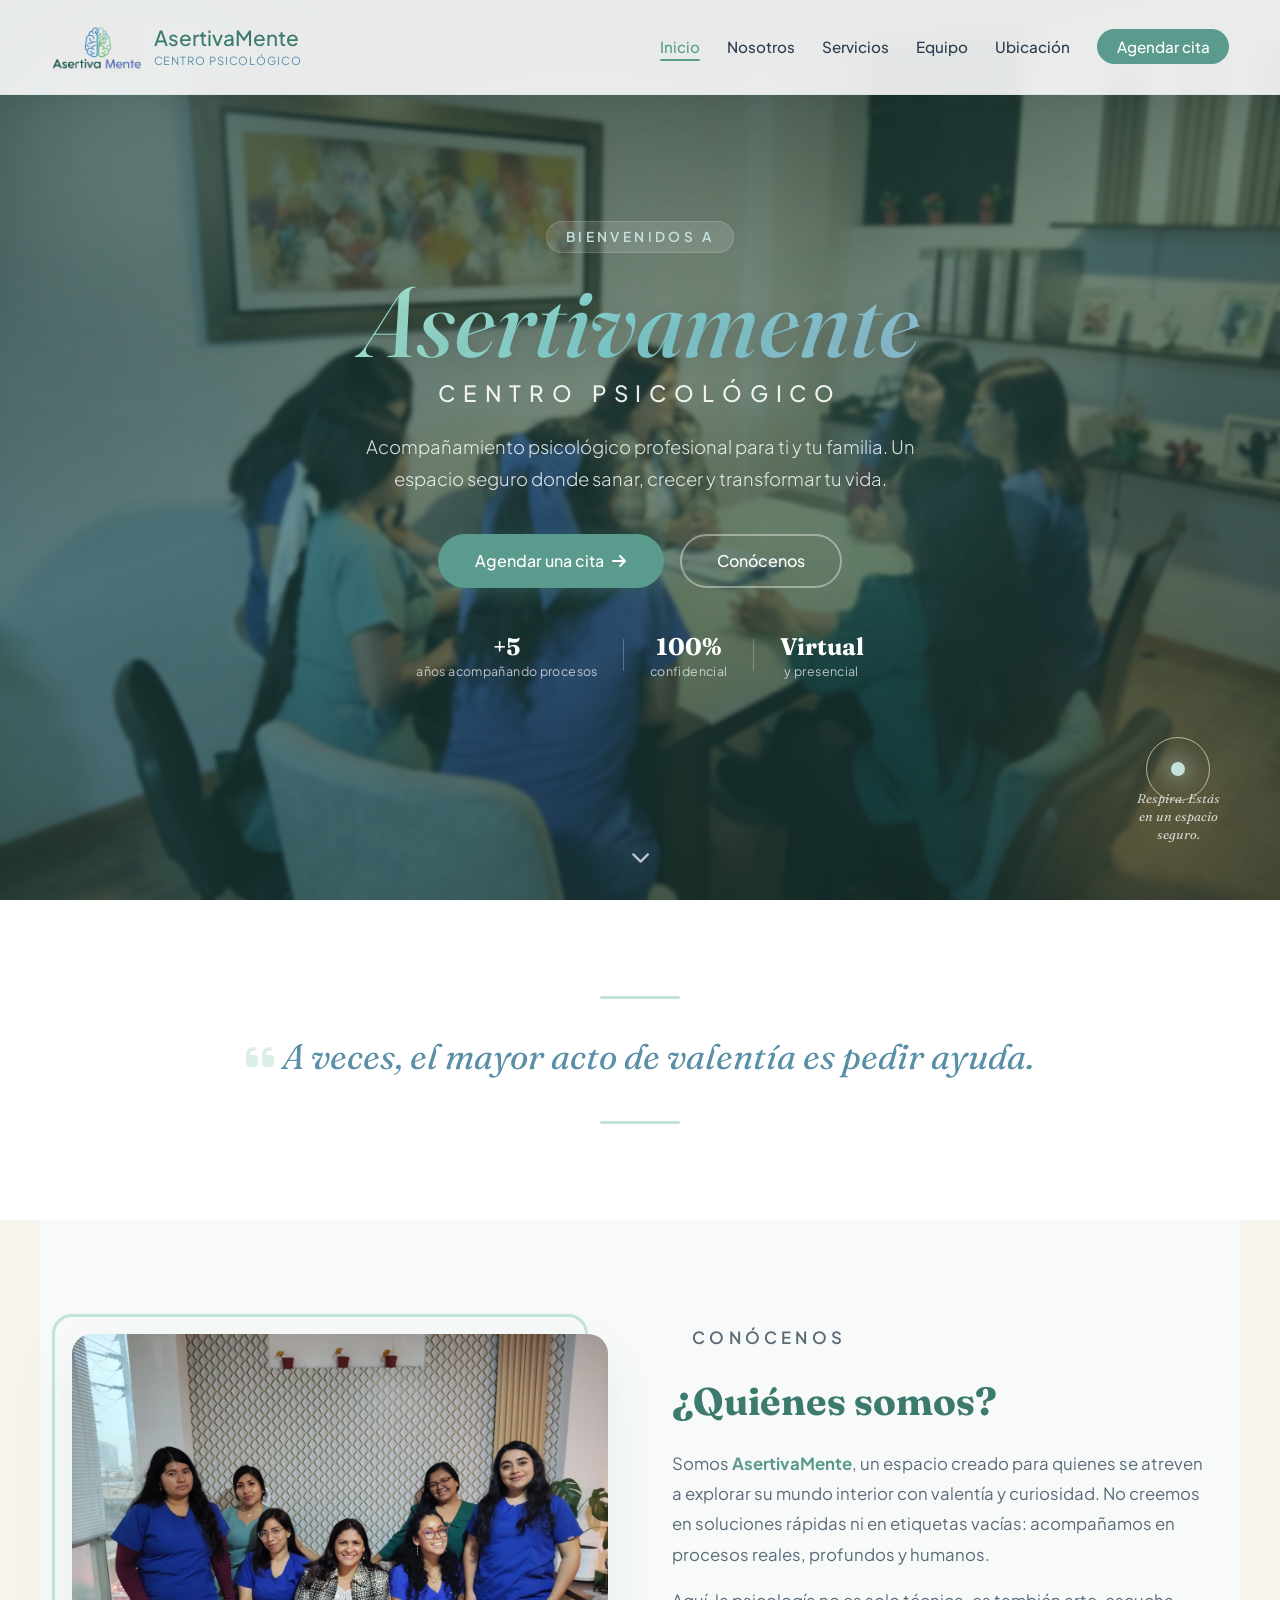
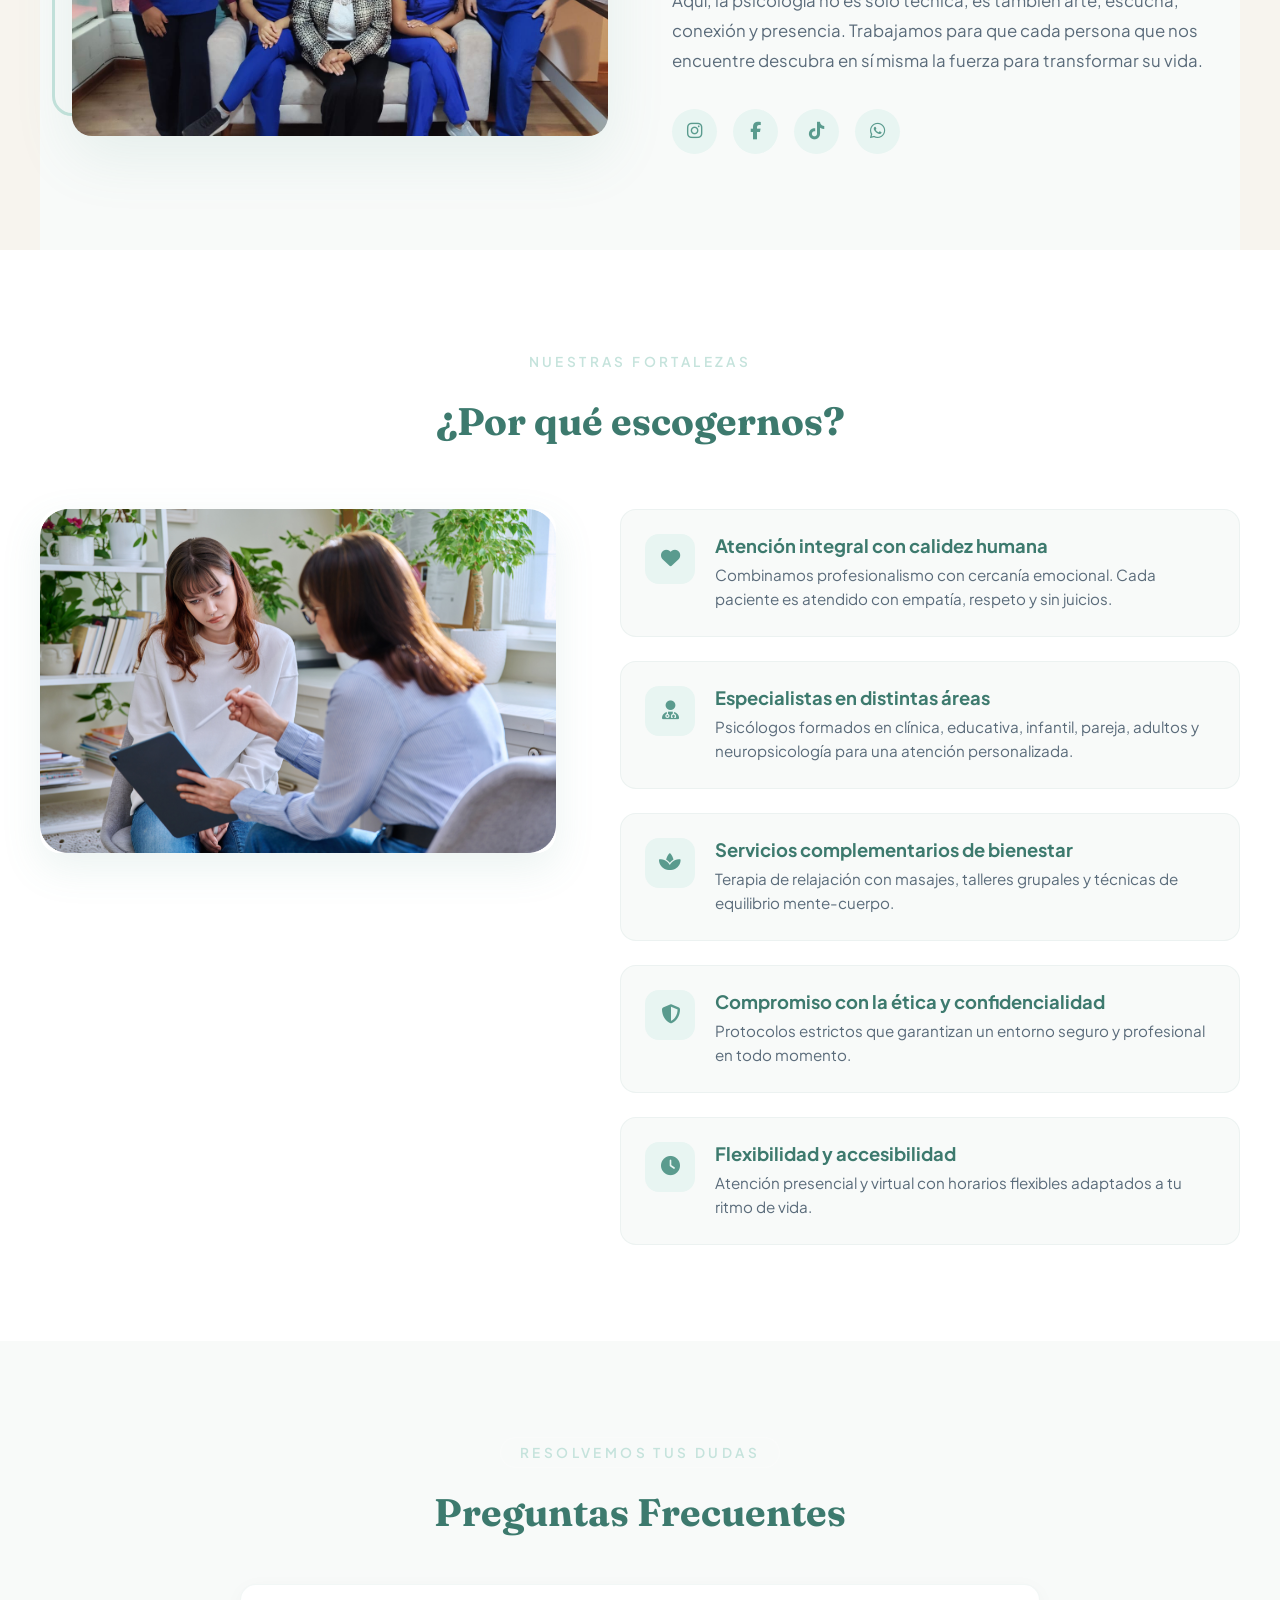
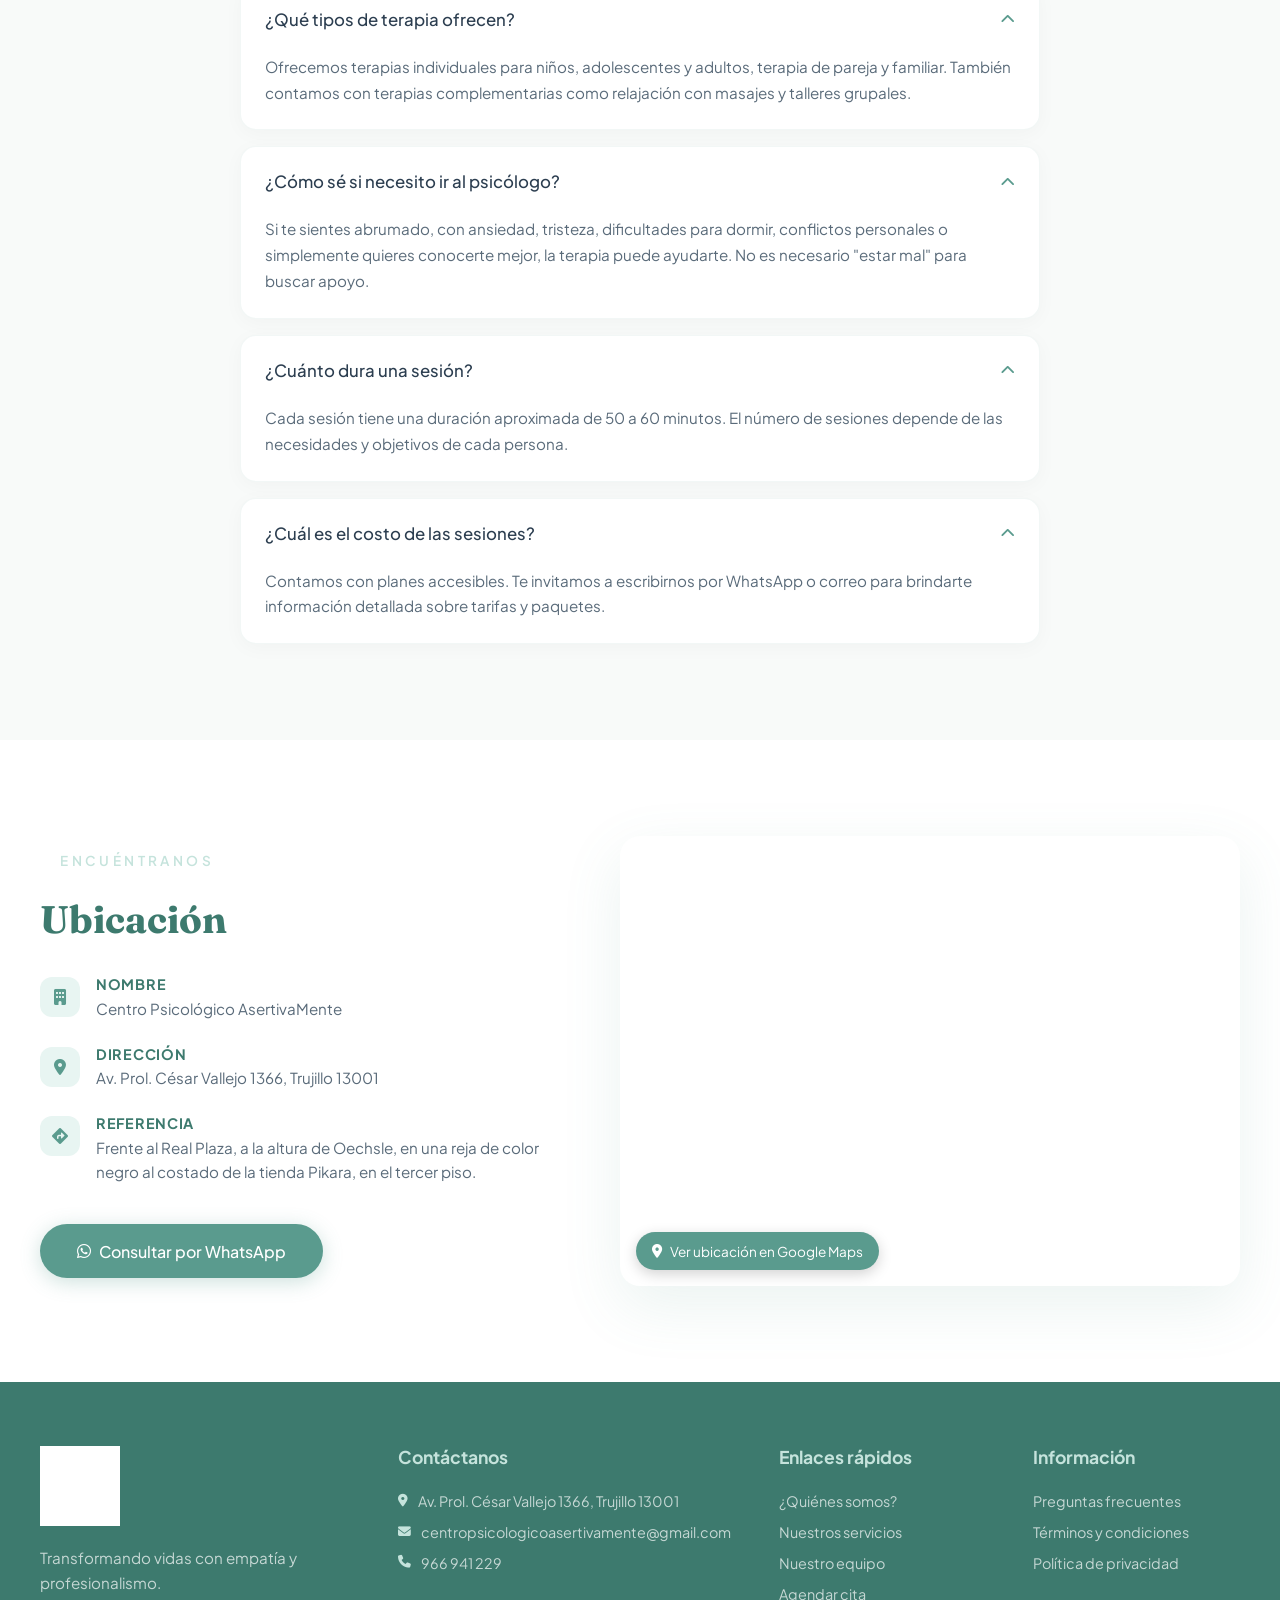
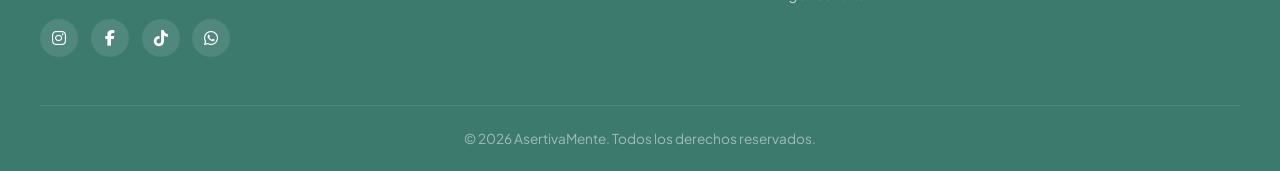
<file: index.html>
<!DOCTYPE html>
<html lang="es">
<head>
  <meta charset="UTF-8">
  <meta name="viewport" content="width=device-width, initial-scale=1.0">
  <title>AsertivaMente | Centro Psicológico en Trujillo</title>
  <link rel="preconnect" href="https://fonts.googleapis.com">
  <link rel="preconnect" href="https://fonts.gstatic.com" crossorigin>
  <link href="https://fonts.googleapis.com/css2?family=Fraunces:ital,opsz,wght@0,9..144,400;0,9..144,500;0,9..144,600;1,9..144,500&family=Plus+Jakarta+Sans:wght@400;500;600;700&display=swap" rel="stylesheet">
  <link rel="stylesheet" href="css/styles.css">
  <link rel="stylesheet" href="https://cdnjs.cloudflare.com/ajax/libs/font-awesome/6.4.0/css/all.min.css">
</head>
<body>

  <header class="header home-header" id="header">
    <a class="brand" href="index.html" aria-label="AsertivaMente, inicio">
      <img src="img/logocentro.png" alt="Logo AsertivaMente Centro Psicológico">
      <span class="brand-copy"><strong>AsertivaMente</strong><small>Centro Psicológico</small></span>
    </a>
    <button class="menu-toggle" id="menuToggle" aria-label="Abrir menú">
      <i class="fas fa-bars"></i>
    </button>
    <nav class="nav" id="mainNav" aria-label="Navegación principal">
      <a href="index.html" class="active">Inicio</a>
      <a href="nosotros.html">Nosotros</a>
      <a href="servicios.html">Servicios</a>
      <a href="equipo.html">Equipo</a>
      <a href="ubicacion.html">Ubicación</a>
      <a href="ayuda.html" class="nav-cta">Agendar cita</a>
    </nav>
  </header>

  <main>
    <!-- HERO -->
    <section class="hero-home">
      <div class="hero-overlay"></div>

      <div class="hero-blobs" aria-hidden="true">
        <span class="blob blob-1"></span>
        <span class="blob blob-2"></span>
        <span class="blob blob-3"></span>
      </div>

      <div class="hero-content-home">
        <p class="eyebrow-home hero-anim" style="--d:0.05s">Bienvenidos a</p>
        <h1 class="hero-title hero-anim" style="--d:0.2s">Asertivamente</h1>
        <p class="hero-subtitle hero-anim" style="--d:0.35s">Centro Psicológico</p>
        <p class="hero-desc hero-anim" style="--d:0.5s">Acompañamiento psicológico profesional para ti y tu familia. Un espacio seguro donde sanar, crecer y transformar tu vida.</p>

        <div class="hero-buttons hero-anim" style="--d:0.65s">
          <a href="ayuda.html" class="btn btn-primary">
            <span>Agendar una cita</span>
            <i class="fas fa-arrow-right"></i>
          </a>
          <a href="#quienes-somos" class="btn btn-outline">Conócenos</a>
        </div>

        <div class="hero-stats hero-anim" style="--d:0.8s">
          <div class="hero-stat">
            <strong>+5</strong>
            <span>años acompañando procesos</span>
          </div>
          <span class="hero-stat-divider" aria-hidden="true"></span>
          <div class="hero-stat">
            <strong>100%</strong>
            <span>confidencial</span>
          </div>
          <span class="hero-stat-divider" aria-hidden="true"></span>
          <div class="hero-stat">
            <strong>Virtual</strong>
            <span>y presencial</span>
          </div>
        </div>
      </div>

      <div class="breathing-guide hero-anim" style="--d:1.1s" aria-hidden="true">
        <span class="breathing-ring breathing-ring-2"></span>
        <span class="breathing-ring breathing-ring-1"></span>
        <span class="breathing-dot"></span>
        <p class="breathing-label">Respira. Estás en un espacio seguro.</p>
      </div>

      <div class="scroll-indicator">
        <i class="fas fa-chevron-down"></i>
      </div>
    </section>

    <!-- CITA -->
    <section class="quote-section">
      <div class="quote-container reveal">
        <div class="quote-line"></div>
        <blockquote>
          <i class="fas fa-quote-left quote-icon"></i>
          A veces, el mayor acto de valentía es pedir ayuda.
        </blockquote>
        <div class="quote-line"></div>
      </div>
    </section>

    <!-- ¿QUIÉNES SOMOS? -->
    <section class="about-home" id="quienes-somos">
      <div class="about-image reveal-left">
        <img src="img/equipo.jpg" alt="Equipo de psicólogos AsertivaMente">
        <div class="about-image-decor"></div>
      </div>
      <div class="about-content reveal-right">
        <p class="eyebrow-home">Conócenos</p>
        <h2>¿Quiénes somos?</h2>
        <p>Somos <strong>AsertivaMente</strong>, un espacio creado para quienes se atreven a explorar su mundo interior con valentía y curiosidad. No creemos en soluciones rápidas ni en etiquetas vacías: acompañamos en procesos reales, profundos y humanos.</p>
        <p>Aquí, la psicología no es solo técnica, es también arte, escucha, conexión y presencia. Trabajamos para que cada persona que nos encuentre descubra en sí misma la fuerza para transformar su vida.</p>
        <div class="social-links">
          <a href="#" aria-label="Instagram"><i class="fab fa-instagram"></i></a>
          <a href="#" aria-label="Facebook"><i class="fab fa-facebook-f"></i></a>
          <a href="#" aria-label="TikTok"><i class="fab fa-tiktok"></i></a>
          <a href="#" aria-label="WhatsApp"><i class="fab fa-whatsapp"></i></a>
        </div>
      </div>
    </section>

    <!-- ¿POR QUÉ ESCOGERNOS? -->
    <section class="why-us">
      <div class="why-header reveal">
        <p class="eyebrow-home">Nuestras fortalezas</p>
        <h2>¿Por qué escogernos?</h2>
      </div>
      <div class="why-wrapper">
        <div class="why-image reveal-left">
          <img src="img/porque-escogernos.png" alt="Diversidad y bienestar emocional">
        </div>
        <div class="why-grid">
          <article class="why-card reveal">
            <div class="why-icon"><i class="fas fa-heart"></i></div>
            <div class="why-text">
              <h3>Atención integral con calidez humana</h3>
              <p>Combinamos profesionalismo con cercanía emocional. Cada paciente es atendido con empatía, respeto y sin juicios.</p>
            </div>
          </article>
          <article class="why-card reveal">
            <div class="why-icon"><i class="fas fa-user-md"></i></div>
            <div class="why-text">
              <h3>Especialistas en distintas áreas</h3>
              <p>Psicólogos formados en clínica, educativa, infantil, pareja, adultos y neuropsicología para una atención personalizada.</p>
            </div>
          </article>
          <article class="why-card reveal">
            <div class="why-icon"><i class="fas fa-spa"></i></div>
            <div class="why-text">
              <h3>Servicios complementarios de bienestar</h3>
              <p>Terapia de relajación con masajes, talleres grupales y técnicas de equilibrio mente-cuerpo.</p>
            </div>
          </article>
          <article class="why-card reveal">
            <div class="why-icon"><i class="fas fa-shield-alt"></i></div>
            <div class="why-text">
              <h3>Compromiso con la ética y confidencialidad</h3>
              <p>Protocolos estrictos que garantizan un entorno seguro y profesional en todo momento.</p>
            </div>
          </article>
          <article class="why-card reveal">
            <div class="why-icon"><i class="fas fa-clock"></i></div>
            <div class="why-text">
              <h3>Flexibilidad y accesibilidad</h3>
              <p>Atención presencial y virtual con horarios flexibles adaptados a tu ritmo de vida.</p>
            </div>
          </article>
        </div>
      </div>
    </section>

    <!-- PREGUNTAS FRECUENTES -->
    <section class="faq-section">
      <div class="faq-header reveal">
        <p class="eyebrow-home">Resolvemos tus dudas</p>
        <h2>Preguntas Frecuentes</h2>
      </div>
      <div class="faq-container">
        <div class="faq-item reveal">
          <button class="faq-question" aria-expanded="false">
            <span>¿Qué tipos de terapia ofrecen?</span>
            <i class="fas fa-chevron-down"></i>
          </button>
          <div class="faq-answer">
            <p>Ofrecemos terapias individuales para niños, adolescentes y adultos, terapia de pareja y familiar. También contamos con terapias complementarias como relajación con masajes y talleres grupales.</p>
          </div>
        </div>
        <div class="faq-item reveal">
          <button class="faq-question" aria-expanded="false">
            <span>¿Cómo sé si necesito ir al psicólogo?</span>
            <i class="fas fa-chevron-down"></i>
          </button>
          <div class="faq-answer">
            <p>Si te sientes abrumado, con ansiedad, tristeza, dificultades para dormir, conflictos personales o simplemente quieres conocerte mejor, la terapia puede ayudarte. No es necesario "estar mal" para buscar apoyo.</p>
          </div>
        </div>
        <div class="faq-item reveal">
          <button class="faq-question" aria-expanded="false">
            <span>¿Cuánto dura una sesión?</span>
            <i class="fas fa-chevron-down"></i>
          </button>
          <div class="faq-answer">
            <p>Cada sesión tiene una duración aproximada de 50 a 60 minutos. El número de sesiones depende de las necesidades y objetivos de cada persona.</p>
          </div>
        </div>
        <div class="faq-item reveal">
          <button class="faq-question" aria-expanded="false">
            <span>¿Cuál es el costo de las sesiones?</span>
            <i class="fas fa-chevron-down"></i>
          </button>
          <div class="faq-answer">
            <p>Contamos con planes accesibles. Te invitamos a escribirnos por WhatsApp o correo para brindarte información detallada sobre tarifas y paquetes.</p>
          </div>
        </div>
      </div>
    </section>

    <!-- UBICACIÓN -->
    <section class="location-home" id="ubicacion">
      <div class="location-content">
        <div class="location-info reveal-left">
          <p class="eyebrow-home">Encuéntranos</p>
          <h2>Ubicación</h2>
          <ul class="location-list">
            <li>
              <i class="fas fa-building"></i>
              <div>
                <strong>Nombre</strong>
                <span>Centro Psicológico AsertivaMente</span>
              </div>
            </li>
            <li>
              <i class="fas fa-map-marker-alt"></i>
              <div>
                <strong>Dirección</strong>
                <span>Av. Prol. César Vallejo 1366, Trujillo 13001</span>
              </div>
            </li>
            <li>
              <i class="fas fa-directions"></i>
              <div>
                <strong>Referencia</strong>
                <span>Frente al Real Plaza, a la altura de Oechsle, en una reja de color negro al costado de la tienda Pikara, en el tercer piso.</span>
              </div>
            </li>
          </ul>
          <a href="https://wa.me/51966941229" class="btn btn-primary" target="_blank">
            <i class="fab fa-whatsapp"></i> Consultar por WhatsApp
          </a>
        </div>
        <div class="location-map reveal-right">
          <iframe 
            src="https://www.google.com/maps?q=Av.+Prol.+C%C3%A9sar+Vallejo+1366,+Trujillo&output=embed" 
            width="100%" 
            height="100%" 
            style="border:0; border-radius: 16px;" 
            allowfullscreen="" 
            loading="lazy" 
            referrerpolicy="no-referrer-when-downgrade"
            title="Ubicación AsertivaMente">
          </iframe>
          <a class="map-link" href="https://maps.app.goo.gl/vT2vbnPLq6Pjrkya9" target="_blank" rel="noopener noreferrer">
            <i class="fas fa-map-marker-alt"></i> Ver ubicación en Google Maps
          </a>
        </div>
      </div>
    </section>
  </main>

  <!-- FOOTER -->
  <footer class="footer-home">
    <div class="footer-grid">
      <div class="footer-brand">
        <img src="img/logoasertivamente.jpg" alt="Logo AsertivaMente">
        <p>Transformando vidas con empatía y profesionalismo.</p>
        <div class="footer-social">
          <a href="#" aria-label="Instagram"><i class="fab fa-instagram"></i></a>
          <a href="#" aria-label="Facebook"><i class="fab fa-facebook-f"></i></a>
          <a href="#" aria-label="TikTok"><i class="fab fa-tiktok"></i></a>
          <a href="#" aria-label="WhatsApp"><i class="fab fa-whatsapp"></i></a>
        </div>
      </div>
      <div class="footer-col">
        <h4>Contáctanos</h4>
        <ul>
          <li><i class="fas fa-map-marker-alt"></i> Av. Prol. César Vallejo 1366, Trujillo 13001</li>
          <li><i class="fas fa-envelope"></i> <a href="mailto:centropsicologicoasertivamente@gmail.com">centropsicologicoasertivamente@gmail.com</a></li>
          <li><i class="fas fa-phone"></i> <a href="tel:+51966941229">966 941 229</a></li>
        </ul>
      </div>
      <div class="footer-col">
        <h4>Enlaces rápidos</h4>
        <ul>
          <li><a href="nosotros.html">¿Quiénes somos?</a></li>
          <li><a href="servicios.html">Nuestros servicios</a></li>
          <li><a href="equipo.html">Nuestro equipo</a></li>
          <li><a href="ayuda.html">Agendar cita</a></li>
        </ul>
      </div>
      <div class="footer-col">
        <h4>Información</h4>
        <ul>
          <li><a href="#">Preguntas frecuentes</a></li>
          <li><a href="#">Términos y condiciones</a></li>
          <li><a href="#">Política de privacidad</a></li>
        </ul>
      </div>
    </div>
    <div class="footer-bottom">
      <p>&copy; 2026 AsertivaMente. Todos los derechos reservados.</p>
    </div>
  </footer>

  <script src="js/script.js"></script>
</body>
</html>
</file>
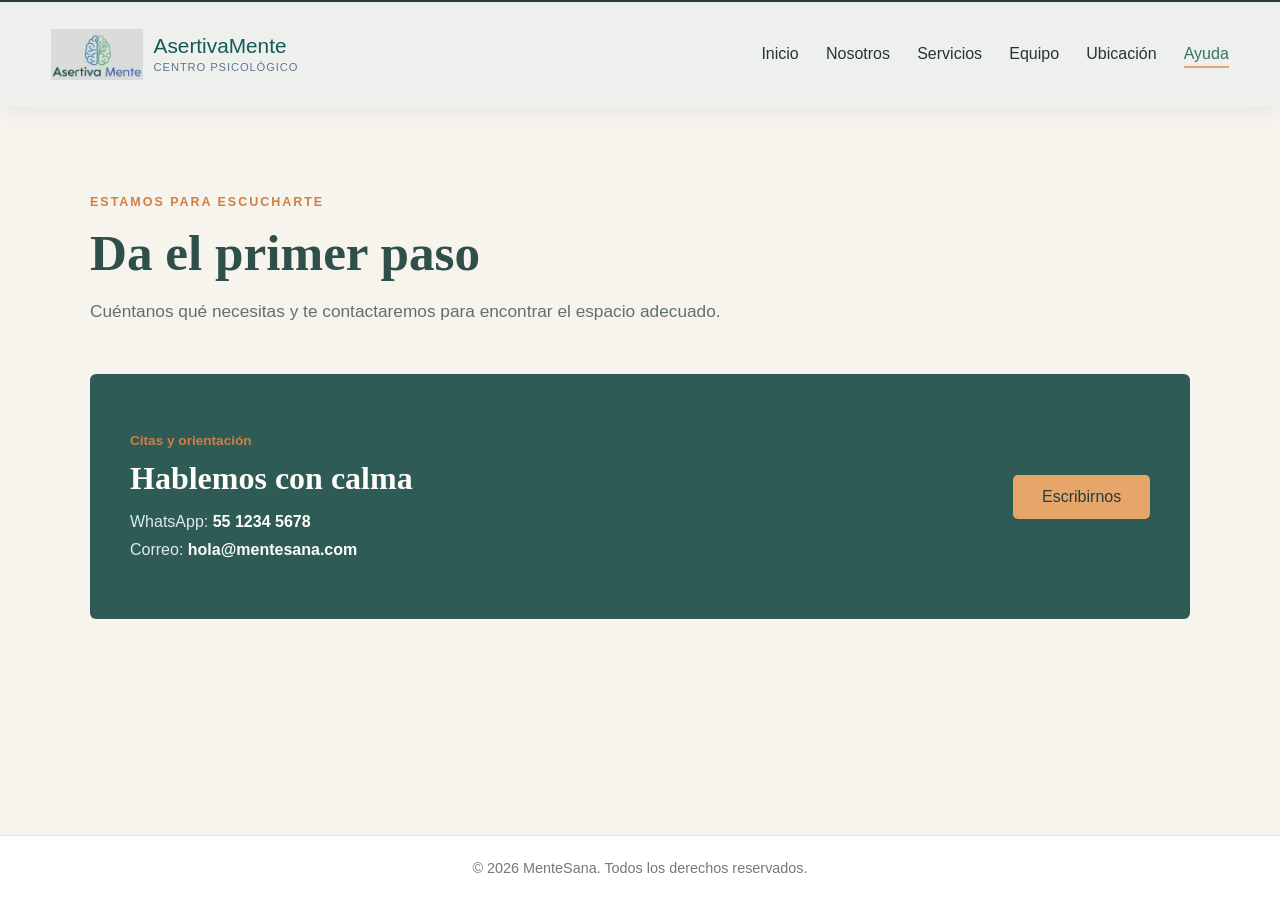
<file: ayuda.html>
<!DOCTYPE html>
<html lang="es">
<head><meta charset="UTF-8"><meta name="viewport" content="width=device-width, initial-scale=1.0"><title>Centro Psicológico | Ayuda</title><link rel="stylesheet" href="css/styles.css"><link rel="stylesheet" href="css/ayuda.css"></head>
<body>
	<header class="header"><a class="brand" href="index.html" aria-label="AsertivaMente, inicio"><img src="img/logocentro.png" alt="Logo AsertivaMente Centro Psicológico"><span class="brand-copy"><strong>AsertivaMente</strong><small>Centro Psicológico</small></span></a><nav class="nav" aria-label="Navegación principal"><a href="index.html">Inicio</a><a href="nosotros.html">Nosotros</a><a href="servicios.html">Servicios</a><a href="equipo.html">Equipo</a><a href="ubicacion.html">Ubicación</a><a href="ayuda.html" class="active">Ayuda</a></nav></header>
	<main class="page-shell help-page"><div class="page-heading"><p class="eyebrow">Estamos para escucharte</p><h1>Da el primer paso</h1><p>Cuéntanos qué necesitas y te contactaremos para encontrar el espacio adecuado.</p></div><section class="contact-panel"><div><span class="location-label">Citas y orientación</span><h2>Hablemos con calma</h2><p>WhatsApp: <strong>55 1234 5678</strong></p><p>Correo: <strong>hola@mentesana.com</strong></p></div><a class="btn" href="mailto:hola@mentesana.com">Escribirnos</a></section></main><footer class="footer"><p>&copy; 2026 MenteSana. Todos los derechos reservados.</p></footer>
</body></html>
</file>
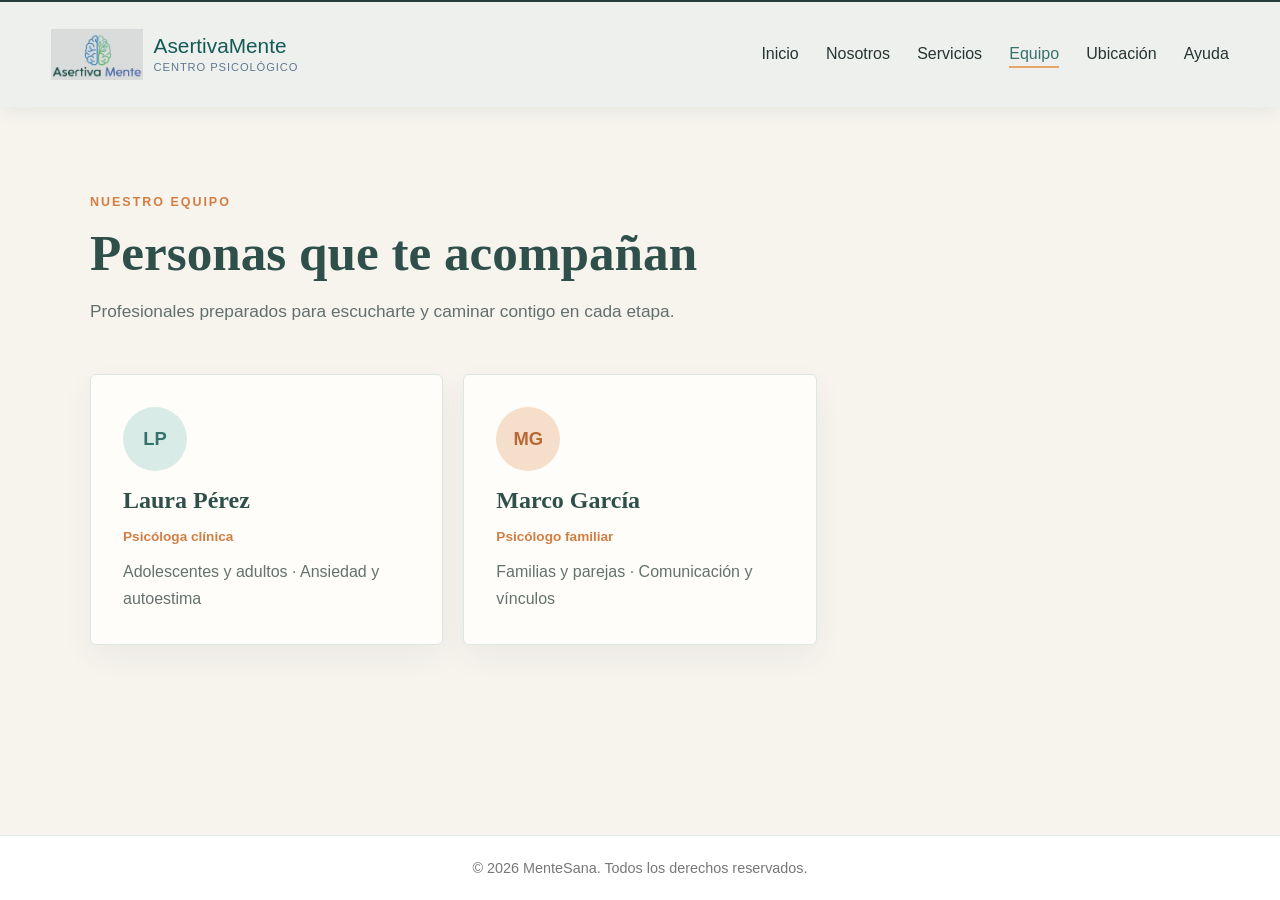
<file: equipo.html>
<!DOCTYPE html>
<html lang="es">
<head><meta charset="UTF-8"><meta name="viewport" content="width=device-width, initial-scale=1.0"><title>Centro Psicológico | Equipo</title><link rel="stylesheet" href="css/styles.css"><link rel="stylesheet" href="css/equipo.css"></head>
<body>
	<header class="header"><a class="brand" href="index.html" aria-label="AsertivaMente, inicio"><img src="img/logocentro.png" alt="Logo AsertivaMente Centro Psicológico"><span class="brand-copy"><strong>AsertivaMente</strong><small>Centro Psicológico</small></span></a><nav class="nav" aria-label="Navegación principal"><a href="index.html">Inicio</a><a href="nosotros.html">Nosotros</a><a href="servicios.html">Servicios</a><a href="equipo.html" class="active">Equipo</a><a href="ubicacion.html">Ubicación</a><a href="ayuda.html">Ayuda</a></nav></header>
	<main class="page-shell"><div class="page-heading"><p class="eyebrow">Nuestro equipo</p><h1>Personas que te acompañan</h1><p>Profesionales preparados para escucharte y caminar contigo en cada etapa.</p></div>
		<section class="team-grid"><article class="team-card"><div class="avatar">LP</div><h2>Laura Pérez</h2><p class="role">Psicóloga clínica</p><p>Adolescentes y adultos · Ansiedad y autoestima</p></article><article class="team-card"><div class="avatar avatar-alt">MG</div><h2>Marco García</h2><p class="role">Psicólogo familiar</p><p>Familias y parejas · Comunicación y vínculos</p></article></section>
	</main><footer class="footer"><p>&copy; 2026 MenteSana. Todos los derechos reservados.</p></footer>
</body></html>
</file>
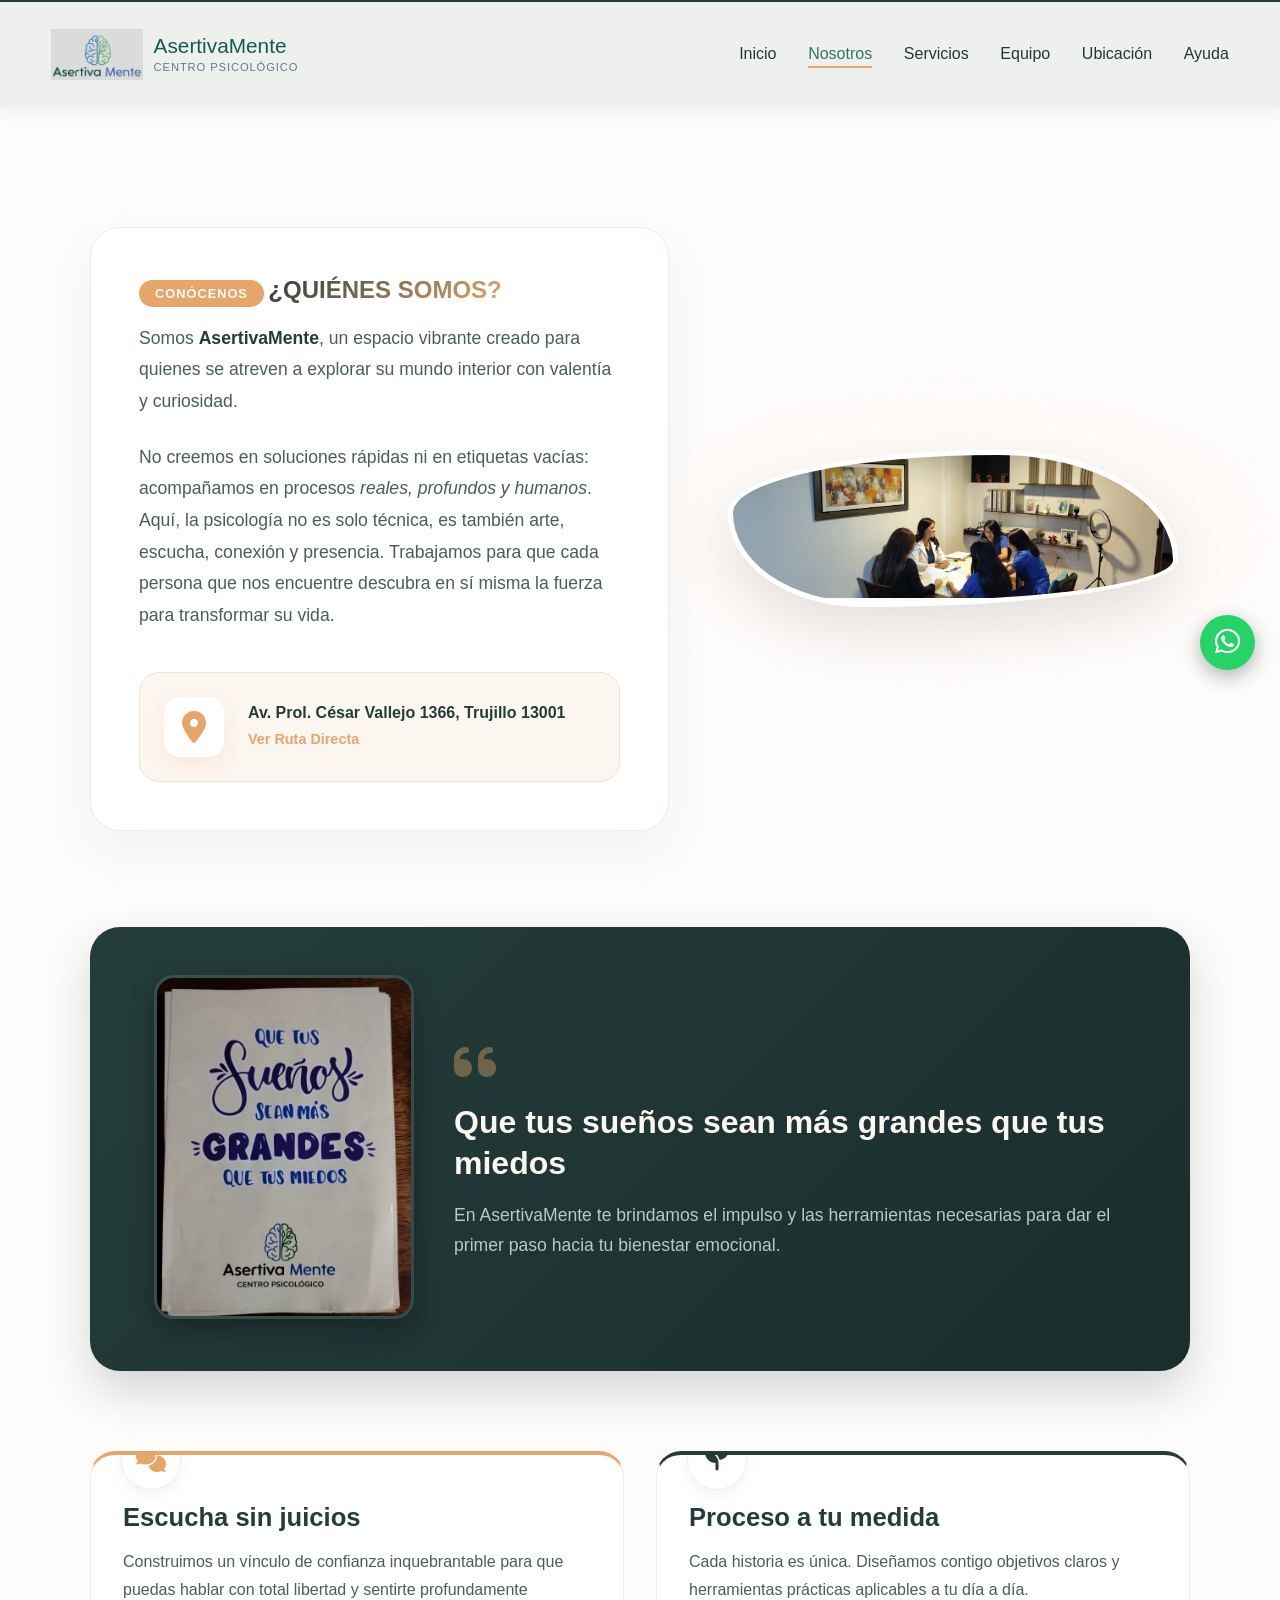
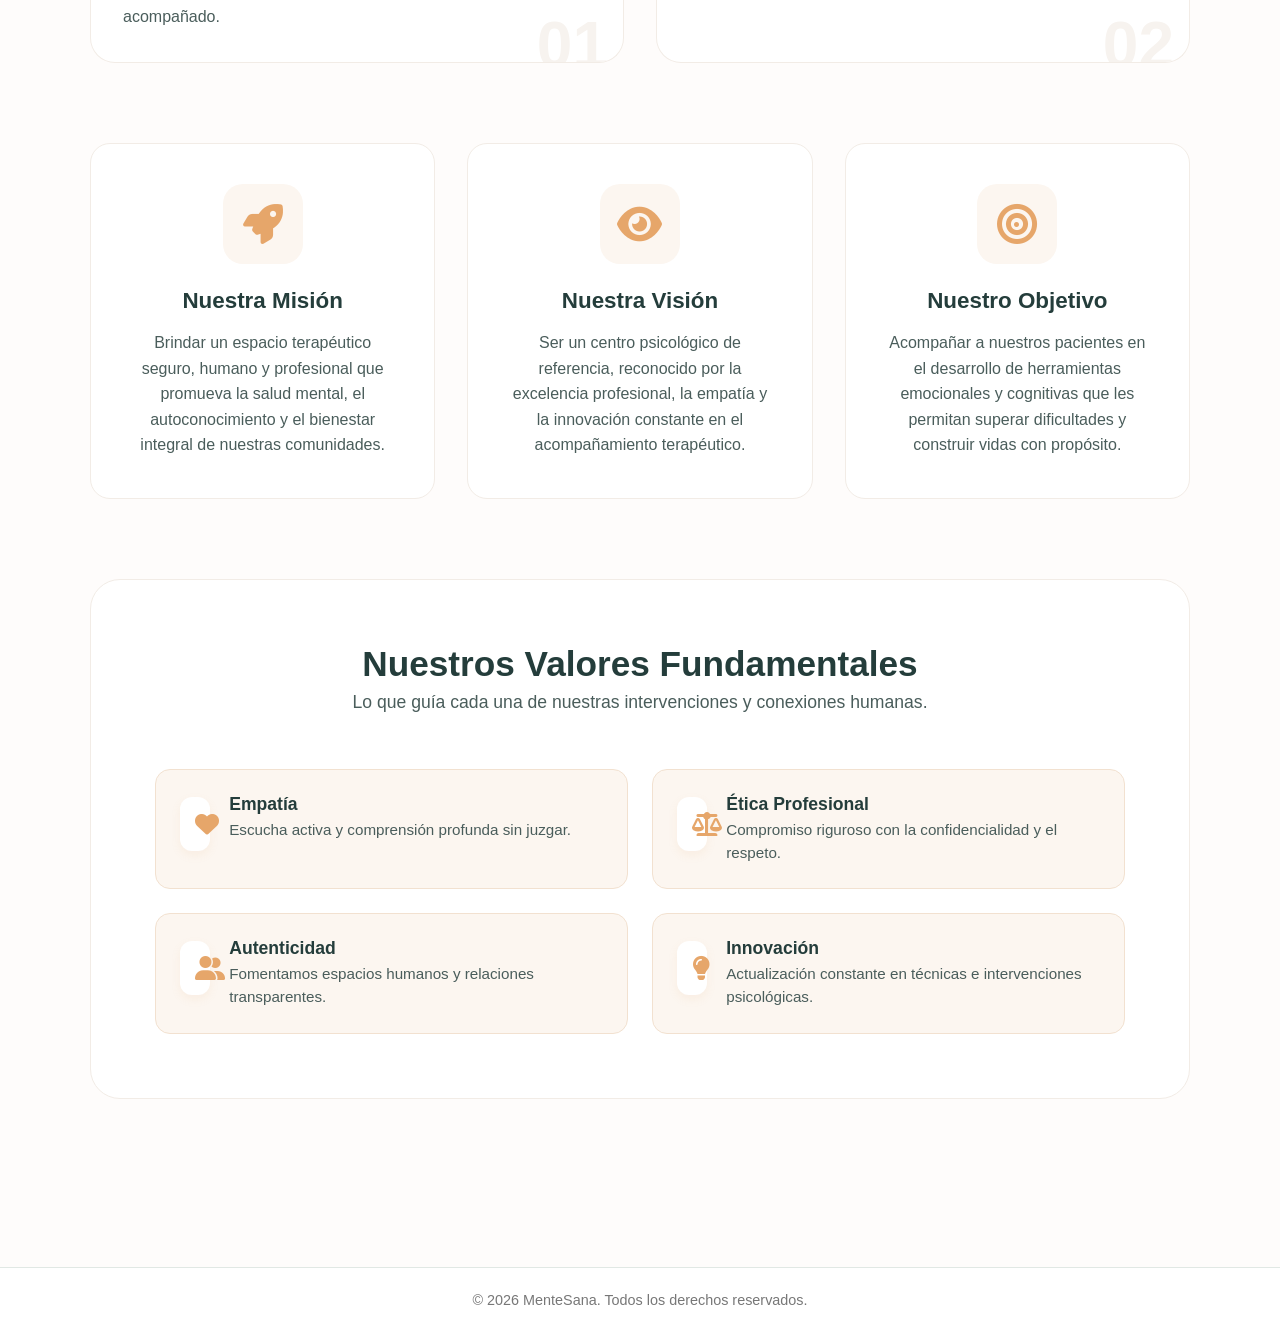
<file: nosotros.html>
<!DOCTYPE html>
<html lang="es">
<head>
    <meta charset="UTF-8">
    <meta name="viewport" content="width=device-width, initial-scale=1.0">
    <title>Centro Psicológico | Nosotros | AsertivaMente</title>
    <link rel="stylesheet" href="css/styles.css">
    <link rel="stylesheet" href="css/nosotros_creativo.css">
    <link rel="stylesheet" href="https://cdnjs.cloudflare.com/ajax/libs/font-awesome/6.0.0/css/all.min.css">
    <link rel="preconnect" href="https://fonts.googleapis.com">
    <link rel="preconnect" href="https://fonts.gstatic.com" crossorigin>
    <link href="https://fonts.googleapis.com/css2?family=Outfit:wght@300;400;600;700&display=swap" rel="stylesheet">
</head>
<body class="creative-theme">
    <header class="header">
        <a class="brand" href="index.html" aria-label="AsertivaMente, inicio">
            <img src="img/logocentro.png" alt="Logo AsertivaMente Centro Psicológico">
            <span class="brand-copy"><strong>AsertivaMente</strong><small>Centro Psicológico</small></span>
        </a>
        <nav class="nav" aria-label="Navegación principal">
            <a href="index.html">Inicio</a>
            <a href="nosotros.html" class="active">Nosotros</a>
            <a href="servicios.html">Servicios</a>
            <a href="equipo.html">Equipo</a>
            <a href="ubicacion.html">Ubicación</a>
            <a href="ayuda.html">Ayuda</a>
        </nav>
    </header>

    <main class="page-shell about-page creative-layout">
        
        <!-- SECCIÓN HÉROE -->
        <section class="about-hero-split">
            <div class="hero-content-card">
                <p class="eyebrow-tag">Conócenos</p>
                <h1 class="gradient-title">¿QUIÉNES SOMOS?</h1>
                <div class="hero-text-block">
                    <p>Somos <strong>AsertivaMente</strong>, un espacio vibrante creado para quienes se atreven a explorar su mundo interior con valentía y curiosidad.</p> 
                    <p>No creemos en soluciones rápidas ni en etiquetas vacías: acompañamos en procesos <em>reales, profundos y humanos</em>. Aquí, la psicología no es solo técnica, es también arte, escucha, conexión y presencia. Trabajamos para que cada persona que nos encuentre descubra en sí misma la fuerza para transformar su vida.</p>
                </div>
                
                <div class="location-highlight-card">
                    <div class="loc-icon"><i class="fas fa-map-marker-alt"></i></div>
                    <div class="loc-details">
                        <p class="loc-address">Av. Prol. César Vallejo 1366, Trujillo 13001</p>
                        <a href="https://maps.app.goo.gl/ZBtFCfTBz1jnKTMo7" target="_blank" rel="noopener noreferrer" class="maps-btn-creative">Ver Ruta Directa</a>
                    </div>
                </div>
            </div>
            
            <div class="hero-image-creative">
                <div class="image-mask-organic">
                    <img src="img/quienes_somos.jpg" alt="Equipo AsertivaMente" class="about-img-styled">
                </div>
                <div class="decorative-blob"></div>
            </div>
        </section>

        <!-- NUEVA SECCIÓN: Tarjeta Inspiracional con la Imagen -->
        <section class="quote-banner-section">
            <div class="quote-card">
                <div class="quote-image-container">
                    <img src="img/frase_motivacional.jpg" alt="Que tus sueños sean más grandes que tus miedos - AsertivaMente" class="quote-img">
                </div>
                <div class="quote-text-container">
                    <i class="fas fa-quote-left quote-icon"></i>
                    <h2>Que tus sueños sean más grandes que tus miedos</h2>
                    <p>En AsertivaMente te brindamos el impulso y las herramientas necesarias para dar el primer paso hacia tu bienestar emocional.</p>
                </div>
            </div>
        </section>

        <!-- SECCIÓN: Feature Panels -->
        <section class="about-grid-fancy">
            <article class="feature-panel-fancy panel-1">
                <div class="panel-icon-circle"><i class="fas fa-comments"></i></div>
                <span class="panel-number-fancy">01</span>
                <h2>Escucha sin juicios</h2>
                <p>Construimos un vínculo de confianza inquebrantable para que puedas hablar con total libertad y sentirte profundamente acompañado.</p>
            </article>
            <article class="feature-panel-fancy panel-2">
                <div class="panel-icon-circle"><i class="fas fa-seedling"></i></div>
                <span class="panel-number-fancy">02</span>
                <h2>Proceso a tu medida</h2>
                <p>Cada historia es única. Diseñamos contigo objetivos claros y herramientas prácticas aplicables a tu día a día.</p>
            </article>
        </section>

        <!-- SECCIÓN: Pilares -->
        <section class="about-pillars-creative">
            <article class="pillar-card-fancy">
                <div class="pillar-icon-header"><i class="fas fa-rocket"></i></div>
                <h3>Nuestra Misión</h3>
                <p>Brindar un espacio terapéutico seguro, humano y profesional que promueva la salud mental, el autoconocimiento y el bienestar integral de nuestras comunidades.</p>
            </article>

            <article class="pillar-card-fancy">
                <div class="pillar-icon-header"><i class="fas fa-eye"></i></div>
                <h3>Nuestra Visión</h3>
                <p>Ser un centro psicológico de referencia, reconocido por la excelencia profesional, la empatía y la innovación constante en el acompañamiento terapéutico.</p>
            </article>

            <article class="pillar-card-fancy">
                <div class="pillar-icon-header"><i class="fas fa-bullseye"></i></div>
                <h3>Nuestro Objetivo</h3>
                <p>Acompañar a nuestros pacientes en el desarrollo de herramientas emocionales y cognitivas que les permitan superar dificultades y construir vidas con propósito.</p>
            </article>
        </section>

        <!-- SECCIÓN: Valores -->
        <section class="about-values-creative">
            <div class="values-header">
                <h2>Nuestros Valores Fundamentales</h2>
                <p>Lo que guía cada una de nuestras intervenciones y conexiones humanas.</p>
            </div>
            
            <div class="values-badges-container">
                <div class="value-badge">
                    <i class="fas fa-heart fa-fw value-icon"></i>
                    <div class="value-text">
                        <strong>Empatía</strong>
                        <span>Escucha activa y comprensión profunda sin juzgar.</span>
                    </div>
                </div>
                <div class="value-badge">
                    <i class="fas fa-balance-scale fa-fw value-icon"></i>
                    <div class="value-text">
                        <strong>Ética Profesional</strong>
                        <span>Compromiso riguroso con la confidencialidad y el respeto.</span>
                    </div>
                </div>
                <div class="value-badge">
                    <i class="fas fa-user-friends fa-fw value-icon"></i>
                    <div class="value-text">
                        <strong>Autenticidad</strong>
                        <span>Fomentamos espacios humanos y relaciones transparentes.</span>
                    </div>
                </div>
                <div class="value-badge">
                    <i class="fas fa-lightbulb fa-fw value-icon"></i>
                    <div class="value-text">
                        <strong>Innovación</strong>
                        <span>Actualización constante en técnicas e intervenciones psicológicas.</span>
                    </div>
                </div>
            </div>
        </section>

    </main>

    <!-- BOTONES FLOTANTES -->
    <div class="floating-socials-fancy">
        <a href="https://wa.me/51966941229" target="_blank" rel="noopener noreferrer" class="social-btn-fancy whatsapp pulse-anim" aria-label="WhatsApp Principal">
            <i class="fab fa-whatsapp"></i>
        </a>
        <div class="social-others-col">
            <a href="https://www.instagram.com/asertivamente_trujillo" target="_blank" rel="noopener noreferrer" class="social-btn-fancy instagram" aria-label="Instagram">
                <i class="fab fa-instagram"></i>
            </a>
            <a href="https://www.facebook.com/asertivamente" target="_blank" rel="noopener noreferrer" class="social-btn-fancy facebook" aria-label="Facebook">
                <i class="fab fa-facebook-f"></i>
            </a>
            <a href="https://www.tiktok.com/@asertiva.mente" target="_blank" rel="noopener noreferrer" class="social-btn-fancy tiktok" aria-label="TikTok">
                <i class="fab fa-tiktok"></i>
            </a>
        </div>
    </div>

    <footer class="footer">
        <p>&copy; 2026 MenteSana. Todos los derechos reservados.</p>
    </footer>
</body>
</html>
</file>
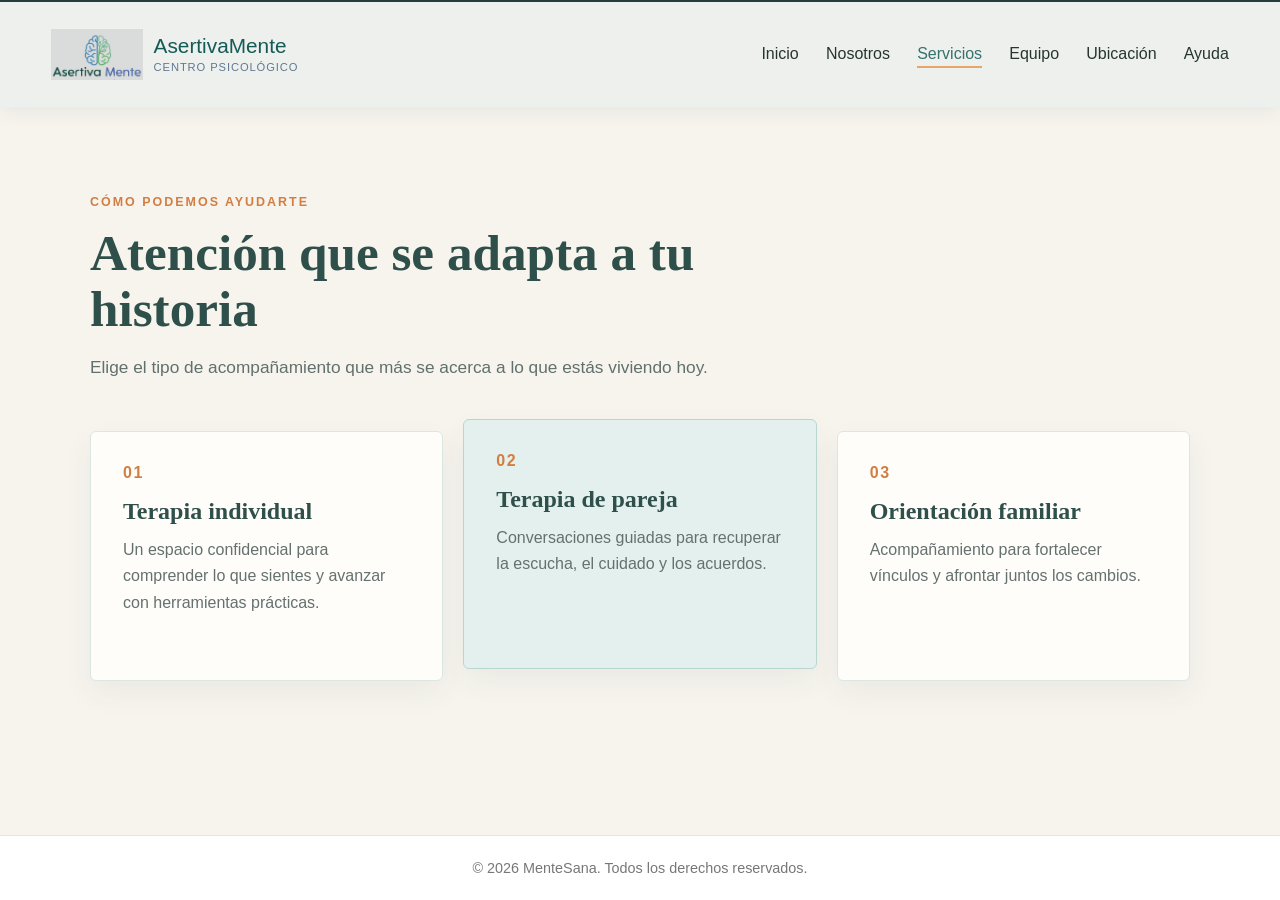
<file: servicios.html>
<!DOCTYPE html>
<html lang="es">
<head>
  <meta charset="UTF-8">
  <meta name="viewport" content="width=device-width, initial-scale=1.0">
  <title>Centro Psicológico | Servicios</title>
  <link rel="stylesheet" href="css/styles.css">
  <link rel="stylesheet" href="css/servicios.css">
</head>
<body>
  <header class="header">
    <a class="brand" href="index.html" aria-label="AsertivaMente, inicio"><img src="img/logocentro.png" alt="Logo AsertivaMente Centro Psicológico"><span class="brand-copy"><strong>AsertivaMente</strong><small>Centro Psicológico</small></span></a>
    <nav class="nav" aria-label="Navegación principal">
      <a href="index.html">Inicio</a><a href="nosotros.html">Nosotros</a><a href="servicios.html" class="active">Servicios</a><a href="equipo.html">Equipo</a><a href="ubicacion.html">Ubicación</a><a href="ayuda.html">Ayuda</a>
    </nav>
  </header>
  <main class="page-shell services-page">
    <div class="page-heading"><p class="eyebrow">Cómo podemos ayudarte</p><h1>Atención que se adapta a tu historia</h1><p>Elige el tipo de acompañamiento que más se acerca a lo que estás viviendo hoy.</p></div>
    <section class="services-grid"><article class="service-card"><span class="service-icon">01</span><h2>Terapia individual</h2><p>Un espacio confidencial para comprender lo que sientes y avanzar con herramientas prácticas.</p></article><article class="service-card service-card-featured"><span class="service-icon">02</span><h2>Terapia de pareja</h2><p>Conversaciones guiadas para recuperar la escucha, el cuidado y los acuerdos.</p></article><article class="service-card"><span class="service-icon">03</span><h2>Orientación familiar</h2><p>Acompañamiento para fortalecer vínculos y afrontar juntos los cambios.</p></article></section>
  </main>
  <footer class="footer"><p>&copy; 2026 MenteSana. Todos los derechos reservados.</p></footer>
</body>
</html>
</file>
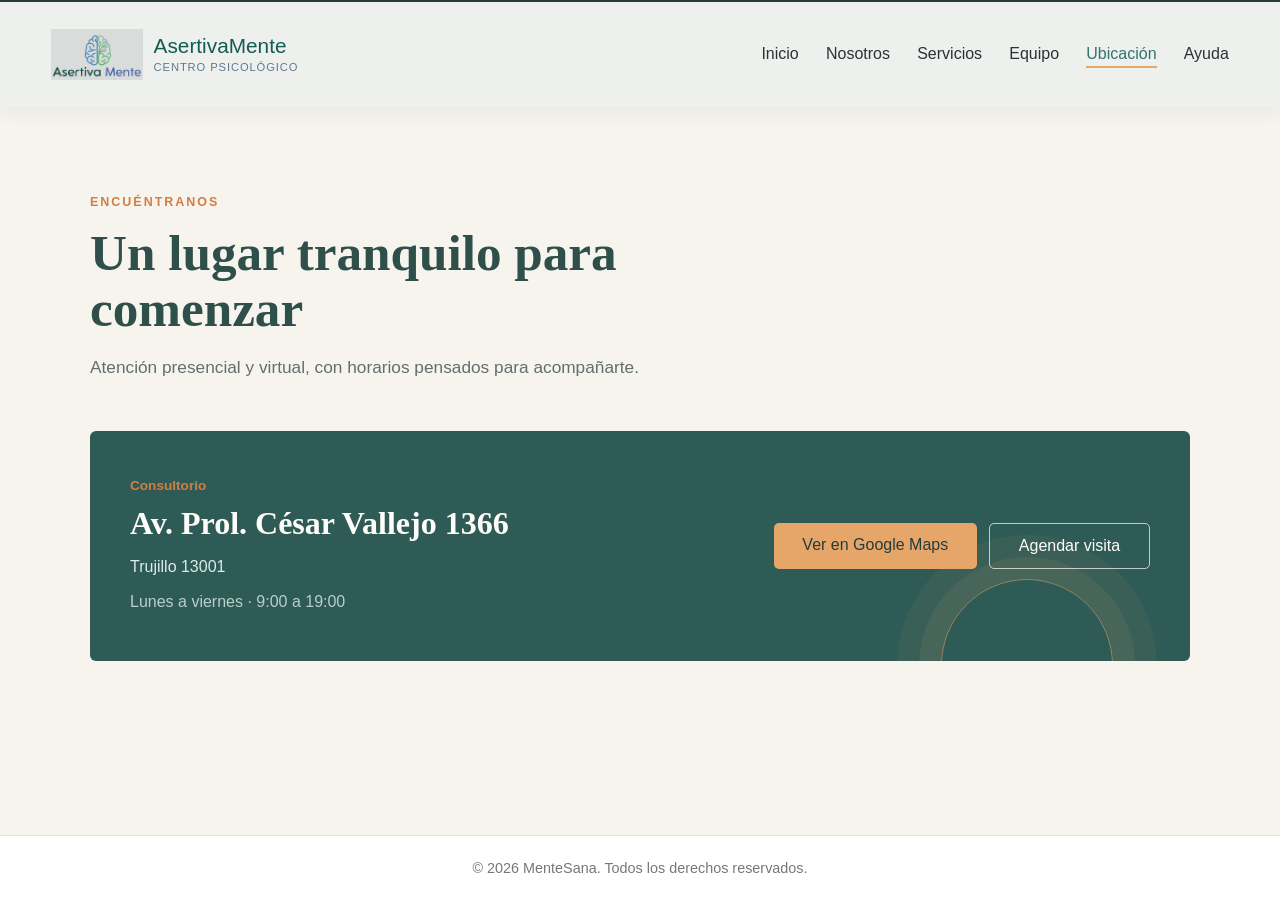
<file: ubicacion.html>
<!DOCTYPE html>
<html lang="es">
<head><meta charset="UTF-8"><meta name="viewport" content="width=device-width, initial-scale=1.0"><title>Centro Psicológico | Ubicación</title><link rel="stylesheet" href="css/styles.css"><link rel="stylesheet" href="css/ubicacion.css"></head>
<body>
	<header class="header"><a class="brand" href="index.html" aria-label="AsertivaMente, inicio"><img src="img/logocentro.png" alt="Logo AsertivaMente Centro Psicológico"><span class="brand-copy"><strong>AsertivaMente</strong><small>Centro Psicológico</small></span></a><nav class="nav" aria-label="Navegación principal"><a href="index.html">Inicio</a><a href="nosotros.html">Nosotros</a><a href="servicios.html">Servicios</a><a href="equipo.html">Equipo</a><a href="ubicacion.html" class="active">Ubicación</a><a href="ayuda.html">Ayuda</a></nav></header>
	<main class="page-shell"><div class="page-heading"><p class="eyebrow">Encuéntranos</p><h1>Un lugar tranquilo para comenzar</h1><p>Atención presencial y virtual, con horarios pensados para acompañarte.</p></div><section class="location-panel"><div><span class="location-label">Consultorio</span><h2>Av. Prol. César Vallejo 1366</h2><p>Trujillo 13001</p><p class="muted">Lunes a viernes · 9:00 a 19:00</p></div><div class="location-actions"><a class="btn" href="https://maps.app.goo.gl/vT2vbnPLq6Pjrkya9" target="_blank" rel="noopener noreferrer">Ver en Google Maps</a><a class="btn btn-secondary" href="ayuda.html">Agendar visita</a></div></section></main><footer class="footer"><p>&copy; 2026 MenteSana. Todos los derechos reservados.</p></footer>
</body></html>
</file>
<file: css/styles.css>
* {
  margin: 0;
  padding: 0;
  box-sizing: border-box;
  font-family: 'Plus Jakarta Sans', 'Trebuchet MS', sans-serif;
}

:root {
  --font-display: 'Fraunces', Georgia, serif;
  --font-body: 'Plus Jakarta Sans', 'Trebuchet MS', sans-serif;
  --teal-deep: #1f4a45;
  --teal: #3d7a6e;
  --sage: #5a9b8e;
  --mint: #c5e3dc;
  --sand: #e8b568;
  --cream: #faf8f4;
}

body {
  min-height: 100vh;
  display: flex;
  flex-direction: column;
  background: #f7f4ee;
  color: #243d3b;
}

/* =========================================
   HEADER BASE (para todas las páginas)
   ========================================= */
.header {
  display: flex;
  justify-content: space-between;
  align-items: center;
  padding: 1.15rem 3.2rem;
  background-color: #eef0ee;
  border-top: 2px solid #263d3b;
  box-shadow: 0 4px 18px rgba(36, 61, 59, 0.08);
}

.brand {
  display: inline-flex;
  align-items: center;
  gap: 0.65rem;
  color: #145a55;
  text-decoration: none;
  font-size: 1.15rem;
  font-weight: 400;
  white-space: nowrap;
}

.brand img {
  width: 92px;
  height: 68px;
  display: block;
  object-fit: contain;
  mix-blend-mode: multiply;
}

.brand-copy {
  display: flex;
  flex-direction: column;
  line-height: 1.1;
}

.brand-copy strong {
  font-size: 1.3rem;
  font-weight: 500;
}

.brand-copy small {
  margin-top: 0.22rem;
  color: #5f7890;
  font-size: 0.7rem;
  letter-spacing: 0.08em;
  text-transform: uppercase;
}

.logo {
  text-decoration: none;
  font-size: 1.5rem;
  font-weight: bold;
  letter-spacing: 0.02em;
  color: #36716b;
}

.nav a {
  margin-left: 1.7rem;
  text-decoration: none;
  color: #273432;
  font-weight: 500;
  transition: color 0.2s, border-color 0.2s;
  border-bottom: 2px solid transparent;
  padding-bottom: 0.25rem;
}

.nav a:hover,
.nav a.active {
  color: #36716b;
  border-color: #e6a66a;
}

/* =========================================
   HERO BASE (compatibilidad otras páginas)
   ========================================= */
.hero {
  flex: 1;
  min-height: 72vh;
  display: flex;
  align-items: center;
  justify-content: center;
  text-align: center;
  background: linear-gradient(135deg, #dfeee9 0%, #bfd8d0 58%, #8fb6aa 100%);
  padding: 5rem 1.5rem;
}

.hero-content { max-width: 850px; }

.eyebrow {
  color: #d27e43;
  font-size: 0.78rem;
  font-weight: bold;
  letter-spacing: 0.16em;
  text-transform: uppercase;
  margin-bottom: 1rem;
}

.hero-content h1 {
  font-family: var(--font-display);
  font-size: clamp(2.4rem, 5vw, 4.2rem);
  line-height: 1.08;
  margin-bottom: 1rem;
  color: #2f4f4a;
}

.home-header + .hero .hero-content h1 {
  color: #fff;
  text-transform: uppercase;
  letter-spacing: 0.03em;
}

.home-header + .hero .hero-content p:not(.eyebrow) {
  color: #fff;
}

.hero-content p {
  font-size: 1.1rem;
  margin-bottom: 1.5rem;
  color: #555;
}

.btn {
  display: inline-block;
  padding: 0.8rem 1.8rem;
  background-color: #36716b;
  color: #fff;
  text-decoration: none;
  border-radius: 5px;
  transition: background-color 0.2s, transform 0.2s;
}

.btn:hover {
  background-color: #285b56;
  transform: translateY(-2px);
}

.page-shell { width: min(1100px, calc(100% - 3rem)); margin: 0 auto; flex: 1; padding: 5.5rem 0; }
.page-heading { max-width: 720px; margin-bottom: 3rem; }
.page-heading h1 { font-family: var(--font-display); font-size: clamp(2rem, 4vw, 3.5rem); line-height: 1.1; margin-bottom: 1rem; color: #2f4f4a; }
.page-heading > p:last-child { color: #61706d; font-size: 1.08rem; line-height: 1.7; }
.about-grid, .team-grid, .services-grid { display: grid; grid-template-columns: repeat(2, 1fr); gap: 1.25rem; }
.feature-panel, .team-card, .service-card { background: #fffdf9; border: 1px solid #dce7e2; border-radius: 6px; padding: 2rem; box-shadow: 0 12px 30px rgba(36, 61, 59, 0.06); }
.feature-panel h2, .team-card h2, .service-card h2 { font-family: var(--font-display); margin: 1rem 0 0.75rem; color: #2f4f4a; }
.feature-panel p, .team-card p, .service-card p { color: #64716f; line-height: 1.65; }
.panel-number, .service-icon { color: #d27e43; font-weight: bold; letter-spacing: 0.1em; }
.footer { margin-top: auto; text-align: center; padding: 1.5rem; background-color: #fffdf9; color: #77817f; font-size: 0.9rem; border-top: 1px solid #e1e8e4; }
.team-grid, .services-grid { grid-template-columns: repeat(3, 1fr); }
.avatar { width: 64px; height: 64px; display: grid; place-items: center; border-radius: 50%; background: #d8ebe7; color: #36716b; font-weight: bold; font-size: 1.15rem; }
.avatar-alt { background: #f5dfca; color: #b86837; }
.role, .location-label { color: #d27e43 !important; font-weight: bold; font-size: 0.85rem; }
.location-panel, .contact-panel { display: flex; justify-content: space-between; align-items: center; gap: 2rem; padding: 2.5rem; border-radius: 6px; background: #2f5b56; color: #fffdf9; }
.location-panel h2, .contact-panel h2 { font-family: var(--font-display); margin: 0.7rem 0; font-size: 2rem; }
.location-panel p, .contact-panel p { line-height: 1.7; color: #dcece8; }
.location-panel .btn, .contact-panel .btn { background: #e6a66a; color: #243d3b; white-space: nowrap; }
.muted { opacity: 0.8; margin-top: 0.5rem; }
.services-grid { grid-template-columns: repeat(3, 1fr); }
.service-card-featured { background: #e3f0ed; border-color: #b8d6d0; transform: translateY(-0.75rem); }

/* =========================================
   MEDIA QUERY BASE (para todas las páginas)
   ========================================= */
@media (max-width: 760px) {
  .header { align-items: flex-start; flex-direction: column; gap: 1rem; padding: 1rem 1.25rem; }
  .home-header { position: relative; background: #2f5b56; }
  .nav { display: flex; flex-wrap: wrap; gap: 0.65rem 1rem; }
  .nav a, .nav a:first-child { margin-left: 0; }
  .brand img { width: 78px; height: 58px; }
  .brand-copy strong { font-size: 1.1rem; }
  .page-shell { width: min(100% - 2rem, 600px); padding: 3.5rem 0; }
  .about-grid, .team-grid, .services-grid { grid-template-columns: 1fr; }
  .service-card-featured { transform: none; }
  .location-panel, .contact-panel { align-items: flex-start; flex-direction: column; padding: 1.75rem; }
}

/* =========================================
   FOOTER BASE
   ========================================= */
.footer {
  text-align: center;
  padding: 1.5rem;
  background-color: #ffffff;
  color: #777;
  font-size: 0.9rem;
}

/* ============================================================
   NUEVOS ESTILOS PARA EL INICIO (index.html)
   Paleta: Verde pastel suave + Azul pastel
   ============================================================ */

/* Header home fijo con glassmorphism */
.home-header {
  position: fixed;
  top: 0;
  left: 0;
  width: 100%;
  z-index: 1000;
  background: rgba(255, 255, 255, 0.88);
  backdrop-filter: blur(12px);
  -webkit-backdrop-filter: blur(12px);
  border-top: none;
  border-bottom: 1px solid rgba(90, 155, 142, 0.1);
  box-shadow: 0 2px 20px rgba(0, 0, 0, 0.04);
  transition: all 0.4s cubic-bezier(0.4, 0, 0.2, 1);
  padding: 0.8rem 3.2rem;
}

.home-header.scrolled {
  background: rgba(255, 255, 255, 0.96);
  box-shadow: 0 4px 30px rgba(0, 0, 0, 0.08);
  padding: 0.6rem 3.2rem;
}

.home-header .brand {
  color: #3d7a6e;
}

.home-header .brand-copy small {
  color: #5a8fa8;
}

.home-header .nav a {
  color: #2c3e50;
  font-weight: 500;
  font-size: 0.95rem;
  margin-left: 1.5rem;
  position: relative;
  border-bottom: none;
  padding-bottom: 0.3rem;
}

.home-header .nav a::after {
  content: '';
  position: absolute;
  bottom: 0;
  left: 0;
  width: 0;
  height: 2px;
  background: #5a9b8e;
  transition: width 0.3s ease;
  border-radius: 2px;
}

.home-header .nav a:hover::after,
.home-header .nav a.active::after {
  width: 100%;
}

.home-header .nav a:hover,
.home-header .nav a.active {
  color: #5a9b8e;
  border-color: transparent;
}

.nav-cta {
  background: #5a9b8e;
  color: #ffffff !important;
  padding: 0.5rem 1.2rem !important;
  border-radius: 50px;
  transition: all 0.4s cubic-bezier(0.4, 0, 0.2, 1) !important;
}

.nav-cta::after {
  display: none !important;
}

.nav-cta:hover {
  background: #3d7a6e !important;
  transform: translateY(-2px);
  box-shadow: 0 4px 15px rgba(90, 155, 142, 0.35);
}

.menu-toggle {
  display: none;
  background: none;
  border: none;
  font-size: 1.5rem;
  color: #3d7a6e;
  cursor: pointer;
}

/* Hero Inicio */
.hero-home {
  position: relative;
  min-height: 100vh;
  display: flex;
  align-items: center;
  justify-content: center;
  text-align: center;
  background: url('../img/hero-bg.jpg') center/cover no-repeat;
  overflow: hidden;
}

.hero-overlay {
  position: absolute;
  inset: 0;
  z-index: 0;
  background: linear-gradient(160deg, rgba(20, 45, 41, 0.78) 0%, rgba(31, 74, 69, 0.6) 45%, rgba(20, 45, 41, 0.82) 100%);
  backdrop-filter: blur(2px);
}

/* Formas orgánicas flotantes: dan profundidad sin depender de la foto */
.hero-blobs {
  position: absolute;
  inset: 0;
  z-index: 1;
  overflow: hidden;
  pointer-events: none;
}

.blob {
  position: absolute;
  border-radius: 50%;
  filter: blur(70px);
  opacity: 0.35;
  mix-blend-mode: screen;
}

.blob-1 {
  width: 32vw;
  height: 32vw;
  top: -8%;
  left: -6%;
  background: radial-gradient(circle, var(--mint) 0%, transparent 70%);
  animation: drift1 22s ease-in-out infinite alternate;
}

.blob-2 {
  width: 26vw;
  height: 26vw;
  bottom: -10%;
  right: -4%;
  background: radial-gradient(circle, var(--sand) 0%, transparent 70%);
  animation: drift2 26s ease-in-out infinite alternate;
}

.blob-3 {
  width: 20vw;
  height: 20vw;
  top: 40%;
  right: 20%;
  background: radial-gradient(circle, var(--sage) 0%, transparent 70%);
  animation: drift3 18s ease-in-out infinite alternate;
}

@keyframes drift1 {
  0% { transform: translate(0, 0) scale(1); }
  100% { transform: translate(6vw, 8vh) scale(1.15); }
}
@keyframes drift2 {
  0% { transform: translate(0, 0) scale(1); }
  100% { transform: translate(-5vw, -6vh) scale(1.2); }
}
@keyframes drift3 {
  0% { transform: translate(0, 0) scale(1); }
  100% { transform: translate(-4vw, 5vh) scale(0.9); }
}

.hero-content-home {
  position: relative;
  z-index: 2;
  max-width: 900px;
  padding: 2rem;
  color: #ffffff;
}

/* Animación de entrada escalonada para el contenido del hero */
.hero-anim {
  opacity: 0;
  transform: translateY(26px);
  animation: heroFadeUp 0.9s cubic-bezier(0.16, 1, 0.3, 1) forwards;
  animation-delay: var(--d, 0s);
}

@keyframes heroFadeUp {
  to { opacity: 1; transform: translateY(0); }
}

.eyebrow-home {
  font-family: var(--font-body);
  color: var(--mint);
  font-size: 0.85rem;
  font-weight: 600;
  letter-spacing: 0.25em;
  text-transform: uppercase;
  margin-bottom: 1.2rem;
  display: inline-block;
  padding: 0.4rem 1.2rem;
  background: rgba(255, 255, 255, 0.12);
  border-radius: 50px;
  border: 1px solid rgba(255, 255, 255, 0.15);
}

.hero-title {
  font-family: var(--font-display);
  font-style: italic;
  font-optical-sizing: auto;
  font-size: clamp(3rem, 8vw, 6.2rem);
  font-weight: 500;
  line-height: 1;
  margin-bottom: 0.5rem;
  background: linear-gradient(135deg, #a8e6cf 0%, #7fcdcd 50%, #8fbcd4 100%);
  -webkit-background-clip: text;
  -webkit-text-fill-color: transparent;
  background-clip: text;
  letter-spacing: 0.01em;
  text-shadow: 0 4px 20px rgba(0, 0, 0, 0.15);
  text-transform: none;
}

.hero-subtitle {
  font-family: var(--font-body);
  font-size: clamp(1rem, 2.5vw, 1.4rem);
  font-weight: 500;
  letter-spacing: 0.35em;
  text-transform: uppercase;
  margin-bottom: 1.5rem;
  color: rgba(255, 255, 255, 0.9);
}

.hero-desc {
  font-family: var(--font-body);
  font-size: 1.15rem;
  line-height: 1.7;
  max-width: 600px;
  margin: 0 auto 2.5rem;
  color: rgba(255, 255, 255, 0.85);
  font-weight: 300;
}

.hero-buttons {
  display: flex;
  gap: 1rem;
  justify-content: center;
  flex-wrap: wrap;
  margin-bottom: 2.75rem;
}

.hero-buttons .btn-primary i {
  transition: transform 0.35s cubic-bezier(0.4, 0, 0.2, 1);
}

.hero-buttons .btn-primary:hover i {
  transform: translateX(4px);
}

/* Estadísticas de confianza */
.hero-stats {
  display: flex;
  align-items: center;
  justify-content: center;
  gap: 1.6rem;
  flex-wrap: wrap;
  font-family: var(--font-body);
}

.hero-stat {
  display: flex;
  flex-direction: column;
  align-items: center;
  gap: 0.15rem;
}

.hero-stat strong {
  font-family: var(--font-display);
  font-size: 1.5rem;
  color: #ffffff;
}

.hero-stat span {
  font-size: 0.78rem;
  letter-spacing: 0.03em;
  color: rgba(255, 255, 255, 0.7);
}

.hero-stat-divider {
  width: 1px;
  height: 32px;
  background: rgba(255, 255, 255, 0.25);
}

/* Guía de respiración: elemento distintivo del hero */
.breathing-guide {
  position: absolute;
  z-index: 2;
  right: 3.5rem;
  bottom: 3.5rem;
  display: flex;
  flex-direction: column;
  align-items: center;
  gap: 0.9rem;
  width: 92px;
}

.breathing-ring {
  position: absolute;
  border-radius: 50%;
  border: 1px solid rgba(197, 227, 220, 0.55);
  top: 0;
  left: 50%;
  width: 64px;
  height: 64px;
  transform: translate(-50%, 0) scale(1);
  animation: breathe 4.2s ease-in-out infinite;
}

.breathing-ring-2 {
  animation-delay: 0.6s;
  border-color: rgba(232, 181, 104, 0.4);
}

.breathing-dot {
  position: relative;
  width: 14px;
  height: 14px;
  border-radius: 50%;
  background: var(--mint);
  box-shadow: 0 0 20px 4px rgba(197, 227, 220, 0.5);
  margin: 25px 0 0;
}

@keyframes breathe {
  0%, 100% { transform: translate(-50%, 0) scale(0.85); opacity: 0.9; }
  50% { transform: translate(-50%, 0) scale(1.5); opacity: 0.15; }
}

.breathing-label {
  font-family: var(--font-display);
  font-style: italic;
  font-size: 0.8rem;
  text-align: center;
  color: rgba(255, 255, 255, 0.75);
  line-height: 1.4;
  max-width: 140px;
}

.btn-primary {
  background: #5a9b8e;
  color: #ffffff;
  padding: 0.9rem 2.2rem;
  border-radius: 50px;
  text-decoration: none;
  font-weight: 500;
  transition: all 0.4s cubic-bezier(0.4, 0, 0.2, 1);
  display: inline-flex;
  align-items: center;
  gap: 0.5rem;
  border: 2px solid transparent;
  box-shadow: 0 4px 20px rgba(90, 155, 142, 0.3);
}

.btn-primary:hover {
  background: #3d7a6e;
  transform: translateY(-3px);
  box-shadow: 0 8px 30px rgba(90, 155, 142, 0.4);
}

.btn-outline {
  background: transparent;
  color: #ffffff;
  padding: 0.9rem 2.2rem;
  border-radius: 50px;
  text-decoration: none;
  font-weight: 500;
  transition: all 0.4s cubic-bezier(0.4, 0, 0.2, 1);
  display: inline-flex;
  align-items: center;
  gap: 0.5rem;
  border: 2px solid rgba(255, 255, 255, 0.4);
}

.btn-outline:hover {
  background: rgba(255, 255, 255, 0.1);
  border-color: #ffffff;
  transform: translateY(-3px);
}

.scroll-indicator {
  position: absolute;
  bottom: 2rem;
  left: 50%;
  transform: translateX(-50%);
  color: rgba(255, 255, 255, 0.7);
  font-size: 1.2rem;
  animation: bounce 2s infinite;
  z-index: 2;
}

@keyframes bounce {
  0%, 20%, 50%, 80%, 100% { transform: translateX(-50%) translateY(0); }
  40% { transform: translateX(-50%) translateY(-10px); }
  60% { transform: translateX(-50%) translateY(-5px); }
}

/* Cita */
.quote-section {
  padding: 6rem 2rem;
  background: #ffffff;
  display: flex;
  justify-content: center;
}

.quote-container {
  max-width: 800px;
  text-align: center;
}

.quote-line {
  width: 80px;
  height: 3px;
  background: #c5e3dc;
  margin: 0 auto;
  border-radius: 3px;
}

.quote-container blockquote {
  font-family: var(--font-display);
  font-size: clamp(1.5rem, 3vw, 2.2rem);
  color: #5a8fa8;
  line-height: 1.5;
  padding: 2rem 0;
  font-style: italic;
  position: relative;
}

.quote-icon {
  display: block;
  font-size: 2rem;
  color: #c5e3dc;
  margin-bottom: 1rem;
  opacity: 0.6;
}

/* ¿Quiénes somos? */
.about-home {
  display: grid;
  grid-template-columns: 1fr 1fr;
  gap: 4rem;
  align-items: center;
  max-width: 1200px;
  margin: 0 auto;
  padding: 6rem 2rem;
  background: #f8faf9;
}

.about-image {
  position: relative;
}

.about-image img {
  width: 100%;
  border-radius: 20px;
  box-shadow: 0 20px 60px rgba(90, 155, 142, 0.12);
  display: block;
}

.about-image-decor {
  position: absolute;
  top: -20px;
  left: -20px;
  width: 100%;
  height: 100%;
  border: 3px solid #c5e3dc;
  border-radius: 20px;
  z-index: -1;
}

.about-content h2 {
  font-family: var(--font-display);
  font-size: clamp(1.8rem, 3vw, 2.6rem);
  color: #3d7a6e;
  margin-bottom: 1.5rem;
}

.about-content p {
  color: #5a6b7a;
  line-height: 1.8;
  margin-bottom: 1rem;
  font-size: 1.05rem;
}

.about-content strong {
  color: #5a9b8e;
}

.social-links {
  display: flex;
  gap: 1rem;
  margin-top: 2rem;
}

.social-links a {
  width: 45px;
  height: 45px;
  border-radius: 50%;
  display: grid;
  place-items: center;
  background: #e8f5f2;
  color: #5a9b8e;
  font-size: 1.1rem;
  transition: all 0.4s cubic-bezier(0.4, 0, 0.2, 1);
  text-decoration: none;
}

.social-links a:hover {
  background: #5a9b8e;
  color: #ffffff;
  transform: translateY(-3px);
  box-shadow: 0 5px 15px rgba(90, 155, 142, 0.3);
}

/* ¿Por qué escogernos? */
.why-us {
  padding: 6rem 2rem;
  background: #ffffff;
}

.why-header {
  text-align: center;
  margin-bottom: 4rem;
}

.why-header h2 {
  font-family: var(--font-display);
  font-size: clamp(1.8rem, 3vw, 2.6rem);
  color: #3d7a6e;
}

.why-wrapper {
  max-width: 1200px;
  margin: 0 auto;
  display: grid;
  grid-template-columns: 1fr 1.2fr;
  gap: 4rem;
  align-items: start;
}

.why-image img {
  width: 100%;
  border-radius: 20px;
  box-shadow: 0 15px 40px rgba(90, 155, 142, 0.12);
}

.why-grid {
  display: flex;
  flex-direction: column;
  gap: 1.5rem;
}

.why-card {
  display: flex;
  gap: 1.2rem;
  padding: 1.5rem;
  background: #f8faf9;
  border-radius: 16px;
  border: 1px solid rgba(90, 155, 142, 0.08);
  transition: all 0.4s cubic-bezier(0.4, 0, 0.2, 1);
}

.why-card:hover {
  transform: translateX(8px);
  box-shadow: 0 10px 30px rgba(90, 155, 142, 0.12);
  border-color: rgba(90, 155, 142, 0.2);
}

.why-icon {
  min-width: 50px;
  height: 50px;
  border-radius: 14px;
  background: #e8f5f2;
  color: #5a9b8e;
  display: grid;
  place-items: center;
  font-size: 1.2rem;
  transition: all 0.4s cubic-bezier(0.4, 0, 0.2, 1);
}

.why-card:hover .why-icon {
  background: #5a9b8e;
  color: #ffffff;
}

.why-text h3 {
  color: #3d7a6e;
  font-size: 1.15rem;
  margin-bottom: 0.4rem;
}

.why-text p {
  color: #5a6b7a;
  font-size: 0.95rem;
  line-height: 1.6;
}

/* FAQ */
.faq-section {
  padding: 6rem 2rem;
  background: #f8faf9;
}

.faq-header {
  text-align: center;
  margin-bottom: 3rem;
}

.faq-header h2 {
  font-family: var(--font-display);
  font-size: clamp(1.8rem, 3vw, 2.6rem);
  color: #3d7a6e;
}

.faq-container {
  max-width: 800px;
  margin: 0 auto;
  display: flex;
  flex-direction: column;
  gap: 1rem;
}

.faq-item {
  background: #ffffff;
  border-radius: 16px;
  overflow: hidden;
  box-shadow: 0 4px 20px rgba(0, 0, 0, 0.03);
  border: 1px solid rgba(90, 155, 142, 0.08);
  transition: all 0.4s cubic-bezier(0.4, 0, 0.2, 1);
}

.faq-item:hover {
  box-shadow: 0 8px 30px rgba(90, 155, 142, 0.12);
}

.faq-question {
  width: 100%;
  padding: 1.5rem;
  background: none;
  border: none;
  display: flex;
  justify-content: space-between;
  align-items: center;
  cursor: pointer;
  font-size: 1.05rem;
  font-weight: 500;
  color: #2c3e50;
  text-align: left;
  font-family: inherit;
  transition: all 0.4s cubic-bezier(0.4, 0, 0.2, 1);
}

.faq-question span {
  padding-right: 1rem;
}

.faq-question i {
  color: #5a9b8e;
  transition: transform 0.3s ease;
  font-size: 0.9rem;
}

.faq-item.active .faq-question i {
  transform: rotate(180deg);
}

.faq-answer {
  max-height: 0;
  overflow: hidden;
  transition: max-height 0.4s ease, padding 0.4s ease;
  padding: 0 1.5rem;
}

.faq-item.active .faq-answer {
  max-height: 300px;
  padding: 0 1.5rem 1.5rem;
}

.faq-answer p {
  color: #5a6b7a;
  line-height: 1.7;
  font-size: 0.95rem;
}

/* Ubicación inicio */
.location-home {
  padding: 6rem 2rem;
  background: #ffffff;
}

.location-content {
  max-width: 1200px;
  margin: 0 auto;
  display: grid;
  grid-template-columns: 1fr 1.2fr;
  gap: 4rem;
  align-items: center;
}

.location-info h2 {
  font-family: var(--font-display);
  font-size: clamp(1.8rem, 3vw, 2.6rem);
  color: #3d7a6e;
  margin-bottom: 2rem;
}

.location-list {
  list-style: none;
  display: flex;
  flex-direction: column;
  gap: 1.5rem;
  margin-bottom: 2.5rem;
}

.location-list li {
  display: flex;
  gap: 1rem;
  align-items: flex-start;
}

.location-list li i {
  min-width: 40px;
  height: 40px;
  border-radius: 12px;
  background: #e8f5f2;
  color: #5a9b8e;
  display: grid;
  place-items: center;
  font-size: 1rem;
  margin-top: 2px;
}

.location-list li strong {
  display: block;
  color: #3d7a6e;
  margin-bottom: 0.2rem;
  font-size: 0.9rem;
  text-transform: uppercase;
  letter-spacing: 0.05em;
}

.location-list li span {
  color: #5a6b7a;
  line-height: 1.6;
  font-size: 0.95rem;
}

.location-map {
  height: 450px;
  border-radius: 20px;
  overflow: hidden;
  box-shadow: 0 20px 60px rgba(90, 155, 142, 0.12);
  position: relative;
}

.map-link {
  position: absolute;
  left: 1rem;
  bottom: 1rem;
  display: inline-flex;
  align-items: center;
  gap: 0.5rem;
  padding: 0.65rem 1rem;
  border-radius: 999px;
  background: #5a9b8e;
  color: #ffffff;
  text-decoration: none;
  font-size: 0.85rem;
  box-shadow: 0 4px 14px rgba(0, 0, 0, 0.18);
}

.map-link:hover {
  background: #3d7a6e;
}

/* Footer inicio */
.footer-home {
  background: #3d7a6e;
  color: #ffffff;
  padding: 4rem 2rem 0;
}

.footer-grid {
  max-width: 1200px;
  margin: 0 auto;
  display: grid;
  grid-template-columns: 1.5fr 1fr 1fr 1fr;
  gap: 3rem;
  padding-bottom: 3rem;
  border-bottom: 1px solid rgba(255, 255, 255, 0.1);
}

.footer-brand img {
  width: 80px;
  height: auto;
  margin-bottom: 1rem;
  filter: brightness(0) invert(1);
}

.footer-brand p {
  color: rgba(255, 255, 255, 0.7);
  line-height: 1.6;
  font-size: 0.95rem;
  margin-bottom: 1.5rem;
}

.footer-social {
  display: flex;
  gap: 0.8rem;
}

.footer-social a {
  width: 38px;
  height: 38px;
  border-radius: 50%;
  background: rgba(255, 255, 255, 0.1);
  color: #ffffff;
  display: grid;
  place-items: center;
  transition: all 0.4s cubic-bezier(0.4, 0, 0.2, 1);
  text-decoration: none;
}

.footer-social a:hover {
  background: #e6a66a;
  transform: translateY(-3px);
}

.footer-col h4 {
  font-size: 1.1rem;
  margin-bottom: 1.5rem;
  color: #c5e3dc;
}

.footer-col ul {
  list-style: none;
  display: flex;
  flex-direction: column;
  gap: 0.8rem;
}

.footer-col ul li {
  color: rgba(255, 255, 255, 0.7);
  font-size: 0.9rem;
  display: flex;
  align-items: center;
  gap: 0.6rem;
}

.footer-col ul li i {
  font-size: 0.8rem;
  color: #c5e3dc;
}

.footer-col ul li a {
  color: rgba(255, 255, 255, 0.7);
  text-decoration: none;
  transition: all 0.4s cubic-bezier(0.4, 0, 0.2, 1);
}

.footer-col ul li a:hover {
  color: #ffffff;
  padding-left: 5px;
}

.footer-bottom {
  text-align: center;
  padding: 1.5rem;
  color: rgba(255, 255, 255, 0.5);
  font-size: 0.85rem;
}

@media (prefers-reduced-motion: reduce) {
  .hero-anim, .blob, .breathing-ring, .scroll-indicator,
  .reveal, .reveal-left, .reveal-right {
    animation: none !important;
    transition: none !important;
    opacity: 1 !important;
    transform: none !important;
  }
}

/* Animaciones reveal */
.reveal, .reveal-left, .reveal-right {
  opacity: 0;
  transform: translateY(30px);
  transition: all 0.8s cubic-bezier(0.4, 0, 0.2, 1);
}

.reveal-left {
  transform: translateX(-40px);
}

.reveal-right {
  transform: translateX(40px);
}

.reveal.active, .reveal-left.active, .reveal-right.active {
  opacity: 1;
  transform: translate(0);
}

/* ============================================================
   RESPONSIVE INICIO (sin afectar media query base de arriba)
   ============================================================ */
@media (max-width: 992px) {
  .about-home,
  .why-wrapper,
  .location-content {
    grid-template-columns: 1fr;
    gap: 3rem;
  }

  .why-image {
    order: -1;
    max-width: 500px;
    margin: 0 auto;
  }

  .footer-grid {
    grid-template-columns: 1fr 1fr;
  }

  .location-map {
    height: 350px;
  }
}

@media (max-width: 760px) {
  .menu-toggle {
    display: block;
  }

  .home-header .nav {
    position: absolute;
    top: 100%;
    left: 0;
    width: 100%;
    background: #ffffff;
    flex-direction: column;
    padding: 1.5rem;
    gap: 1rem;
    box-shadow: 0 10px 30px rgba(0, 0, 0, 0.1);
    transform: translateY(-150%);
    opacity: 0;
    visibility: hidden;
    transition: all 0.4s cubic-bezier(0.4, 0, 0.2, 1);
    display: flex;
  }

  .home-header .nav.open {
    transform: translateY(0);
    opacity: 1;
    visibility: visible;
  }

  .home-header .nav a {
    margin-left: 0;
    padding: 0.8rem 0;
    border-bottom: 1px solid rgba(90, 155, 142, 0.1);
  }

  .nav-cta {
    text-align: center;
    margin-top: 0.5rem;
  }

  .hero-buttons {
    flex-direction: column;
    align-items: center;
  }

  .btn-primary, .btn-outline {
    width: 100%;
    max-width: 280px;
    justify-content: center;
  }

  .about-image-decor {
    display: none;
  }

  .breathing-guide {
    display: none;
  }

  .hero-stats {
    gap: 1rem;
  }

  .hero-stat span {
    font-size: 0.7rem;
  }

  .blob {
    filter: blur(50px);
  }

  .footer-grid {
    grid-template-columns: 1fr;
    text-align: center;
    gap: 2rem;
  }

  .footer-brand img {
    margin: 0 auto 1rem;
  }

  .footer-social {
    justify-content: center;
  }

  .footer-col ul li {
    justify-content: center;
  }
}
</file>
<file: css/ayuda.css>
.help-page .contact-panel {
	min-height: 245px;
}

.help-page .contact-panel strong {
	color: #fffdf9;
	font-weight: 600;
}

.help-page .contact-panel .btn:hover {
	background-color: #f3bd83;
}
</file>
<file: css/equipo.css>
.team-card {
	min-height: 250px;
	transition: transform 0.2s, box-shadow 0.2s;
}

.team-card:hover {
	transform: translateY(-5px);
	box-shadow: 0 16px 34px rgba(36, 61, 59, 0.12);
}

.team-card .role {
	margin-bottom: 0.65rem;
}
</file>
<file: css/nosotros_creativo.css>
/* ============================================================
   ASERTIVAMENTE - Diseño Creativo y Llamativo para "Nosotros"
   ============================================================ */

/* 1. Configuraciones Globales del Tema Creativo */
.creative-theme {
    font-family: 'Outfit', sans-serif; /* Fuente moderna y limpia */
    background-color: #fefcfb; /* Fondo base muy suave, casi blanco */
    color: #243d3b;
}

/* Degradado de texto global para títulos */
.gradient-title {
    background: linear-gradient(135deg, #243d3b 0%, #e6a66a 100%);
    -webkit-background-clip: text;
    -webkit-text-fill-color: transparent;
    display: inline-block;
    margin-bottom: 0.5rem;
}

/* 2. Sección HÉROE: Diseño Dividido Orgánico */
.about-hero-split {
    display: grid;
    grid-template-columns: 1fr;
    gap: 3rem;
    margin-bottom: 4rem;
    align-items: center;
    padding: 2rem 0;
}

@media (min-width: 992px) {
    .about-hero-split {
        grid-template-columns: 1.1fr 0.9fr;
    }
}

.hero-content-card {
    background: white;
    padding: 3rem;
    border-radius: 30px;
    box-shadow: 0 20px 50px rgba(36, 61, 59, 0.05);
    border: 1px solid #f2ece6;
    position: relative;
    z-index: 2;
}

.eyebrow-tag {
    display: inline-block;
    background-color: #e6a66a;
    color: white;
    padding: 6px 16px;
    border-radius: 20px;
    font-size: 0.8rem;
    font-weight: 600;
    text-transform: uppercase;
    letter-spacing: 1px;
    margin-bottom: 1rem;
}

.hero-text-block p {
    font-size: 1.1rem;
    line-height: 1.8;
    color: #4a5d5b;
    margin-bottom: 1.5rem;
}

.hero-text-block strong {
    color: #243d3b;
    font-weight: 600;
}

/* Caja de Ubicación Integrada */
.location-highlight-card {
    display: flex;
    align-items: center;
    gap: 1.5rem;
    background-color: #fcf6f0;
    padding: 1.5rem;
    border-radius: 20px;
    margin-top: 2.5rem;
    border: 1px solid #f2e1d0;
}

.loc-icon {
    font-size: 2rem;
    color: #e6a66a;
    background: white;
    width: 60px;
    height: 60px;
    display: flex;
    align-items: center;
    justify-content: center;
    border-radius: 15px;
    box-shadow: 0 8px 20px rgba(230, 166, 106, 0.15);
}

.loc-details {
    flex: 1;
}

.loc-address {
    margin: 0 0 8px 0;
    font-weight: 600;
    color: #243d3b;
}

.maps-btn-creative {
    display: inline-block;
    color: #e6a66a;
    text-decoration: none;
    font-weight: 700;
    font-size: 0.9rem;
    position: relative;
    padding-bottom: 2px;
}

.maps-btn-creative::after {
    content: '';
    position: absolute;
    width: 100%;
    height: 2px;
    bottom: 0;
    left: 0;
    background-color: #e6a66a;
    transform: scaleX(0);
    transition: transform 0.3s ease;
}

.maps-btn-creative:hover::after {
    transform: scaleX(1);
}

/* Imagen Héroe Estilizada */
.hero-image-creative {
    position: relative;
    display: flex;
    justify-content: center;
    align-items: center;
}

.image-mask-organic {
    width: 100%;
    max-width: 450px;
    height: auto;
    /* Máscara orgánica curveda */
    border-radius: 60% 40% 70% 30% / 40% 70% 30% 60%;
    overflow: hidden;
    box-shadow: 0 25px 60px rgba(0, 0, 0, 0.1);
    border: 5px solid white;
    z-index: 1;
}

.about-img-styled {
    width: 100%;
    height: 100%;
    object-fit: cover;
    transition: transform 0.5s ease;
}

.hero-image-creative:hover .about-img-styled {
    transform: scale(1.05);
}

/* Elemento decorativo detrás de la imagen */
.decorative-blob {
    position: absolute;
    width: 120%;
    height: 120%;
    background-color: #fcf6f0;
    border-radius: 50%;
    z-index: 0;
    filter: blur(40px);
    opacity: 0.7;
}

/* 3. SECCIÓN: Feature Panels con Efecto Glow */
.about-grid-fancy {
    display: grid;
    grid-template-columns: 1fr;
    gap: 2rem;
    margin-bottom: 5rem;
}

@media (min-width: 768px) {
    .about-grid-fancy {
        grid-template-columns: repeat(2, 1fr);
    }
}

.feature-panel-fancy {
    background: white;
    padding: 3rem 2rem 2rem 2rem;
    border-radius: 25px;
    position: relative;
    border: 1px solid #f2ece6;
    transition: transform 0.3s ease, box-shadow 0.3s ease;
    overflow: hidden;
}

/* Efecto Glow sutil en Hover */
.feature-panel-fancy:hover {
    transform: translateY(-8px);
    box-shadow: 0 20px 40px rgba(230, 166, 106, 0.08);
}

.feature-panel-fancy::after {
    content: '';
    position: absolute;
    top: 0;
    left: 0;
    width: 100%;
    height: 100%;
    /* Glow interno sutil */
    box-shadow: inset 0 0 15px rgba(230, 166, 106, 0.0); 
    transition: box-shadow 0.3s ease;
    border-radius: 25px;
    pointer-events: none;
}

.feature-panel-fancy:hover::after {
    box-shadow: inset 0 0 20px rgba(230, 166, 106, 0.1);
}

.feature-panel-fancy.panel-1 { border-top: 4px solid #e6a66a; }
.feature-panel-fancy.panel-2 { border-top: 4px solid #243d3b; }

.panel-icon-circle {
    position: absolute;
    top: -25px;
    left: 30px;
    background: white;
    width: 60px;
    height: 60px;
    display: flex;
    align-items: center;
    justify-content: center;
    border-radius: 50%;
    font-size: 1.5rem;
    border: 1px solid #f2ece6;
    box-shadow: 0 5px 15px rgba(0, 0, 0, 0.05);
}

.panel-1 .panel-icon-circle { color: #e6a66a; }
.panel-2 .panel-icon-circle { color: #243d3b; }

.panel-number-fancy {
    font-size: 4rem;
    font-weight: 700;
    color: #f7f3ef;
    position: absolute;
    right: 15px;
    bottom: -15px;
    line-height: 1;
    z-index: 0;
}

.feature-panel-fancy h2 {
    font-size: 1.6rem;
    margin-bottom: 1rem;
    color: #243d3b;
    position: relative;
    z-index: 1;
}

.feature-panel-fancy p {
    color: #4a5d5b;
    line-height: 1.7;
    position: relative;
    z-index: 1;
}

/* 4. SECCIÓN: Pilares Ilustrados (Misión, Visión, Objetivo) */
.about-pillars-creative {
    display: grid;
    grid-template-columns: 1fr;
    gap: 2rem;
    margin-bottom: 5rem;
}

@media (min-width: 992px) {
    .about-pillars-creative {
        grid-template-columns: repeat(3, 1fr);
    }
}

.pillar-card-fancy {
    background: white;
    padding: 2.5rem;
    border-radius: 20px;
    text-align: center;
    border: 1px solid #f2ece6;
    transition: transform 0.3s ease;
}

.pillar-card-fancy:hover {
    transform: scale(1.03);
    box-shadow: 0 15px 35px rgba(36, 61, 59, 0.03);
}

.pillar-icon-header {
    font-size: 2.5rem;
    color: #e6a66a;
    background-color: #fcf6f0;
    width: 80px;
    height: 80px;
    margin: 0 auto 1.5rem auto;
    display: flex;
    align-items: center;
    justify-content: center;
    border-radius: 20px;
}

.pillar-card-fancy h3 {
    font-size: 1.4rem;
    color: #243d3b;
    margin-bottom: 1rem;
}

.pillar-card-fancy p {
    color: #4a5d5b;
    line-height: 1.6;
    font-size: 1rem;
}

/* 5. SECCIÓN VALORES: Diseño de Badges */
.about-values-creative {
    background: white;
    padding: 4rem;
    border-radius: 30px;
    border: 1px solid #f2ece6;
    margin-bottom: 5rem;
}

.values-header {
    text-align: center;
    margin-bottom: 3.5rem;
}

.values-header h2 {
    font-size: 2.2rem;
    color: #243d3b;
    margin-bottom: 0.5rem;
}

.values-header p {
    color: #4a5d5b;
    font-size: 1.1rem;
}

.values-badges-container {
    display: grid;
    grid-template-columns: 1fr;
    gap: 1.5rem;
}

@media (min-width: 768px) {
    .values-badges-container {
        grid-template-columns: repeat(2, 1fr);
    }
}

.value-badge {
    background-color: #fcf6f0;
    padding: 1.5rem;
    border-radius: 15px;
    display: flex;
    align-items: start;
    gap: 1.2rem;
    border: 1px solid #f2e1d0;
    transition: background-color 0.2s ease;
}

.value-badge:hover {
    background-color: white;
    border-color: #e6a66a;
}

.value-icon {
    font-size: 1.5rem;
    color: #e6a66a;
    background: white;
    padding: 15px;
    border-radius: 12px;
    margin-top: 3px;
    box-shadow: 0 4px 10px rgba(230, 166, 106, 0.1);
}

.value-text {
    flex: 1;
}

.value-text strong {
    display: block;
    font-size: 1.1rem;
    color: #243d3b;
    margin-bottom: 4px;
}

.value-text span {
    color: #4a5d5b;
    font-size: 0.95rem;
    line-height: 1.5;
}

/* ============================================================
   SECCIÓN ACTUALIZADA: Botones Flotantes Creativos
   ============================================================ */
.floating-socials-fancy {
    position: fixed;
    bottom: 30px; /* Un poco más arriba */
    right: 25px;
    display: flex;
    flex-direction: column;
    gap: 15px;
    z-index: 1000;
    align-items: center;
}

.social-others-col {
    display: flex;
    flex-direction: column;
    gap: 10px;
    opacity: 0; /* Ocultos por defecto */
    transform: translateY(20px);
    transition: opacity 0.3s ease, transform 0.3s ease;
    pointer-events: none; /* No clickeables cuando están ocultos */
}

/* Mostrar los otros iconos al pasar el mouse por la columna entera */
.floating-socials-fancy:hover .social-others-col {
    opacity: 1;
    transform: translateY(0);
    pointer-events: auto;
}

.social-btn-fancy {
    width: 55px; /* Un poco más grandes */
    height: 55px;
    border-radius: 50%;
    display: flex;
    align-items: center;
    justify-content: center;
    color: white;
    text-decoration: none;
    font-size: 1.8rem; /* Iconos más grandes */
    box-shadow: 0 6px 20px rgba(0, 0, 0, 0.3);
    transition: transform 0.2s ease, box-shadow 0.2s ease, background-color 0.2s ease;
    position: relative;
}

.social-btn-fancy i {
    display: block;
    line-height: 1;
}

.social-btn-fancy:hover {
    transform: scale(1.1) translateY(-3px);
    box-shadow: 0 8px 25px rgba(0, 0, 0, 0.4);
}

/* Colores de marca */
.social-btn-fancy.whatsapp {
    background-color: #25D366;
    z-index: 2; /* Siempre encima */
}

.social-btn-fancy.instagram {
    background: radial-gradient(circle at 30% 107%, #fdf497 0%, #fdf497 5%, #fd5949 45%,#d6249f 60%,#285AEB 90%);
}

.social-btn-fancy.facebook {
    background-color: #1877F2;
}

.social-btn-fancy.tiktok {
    background-color: #000000;
    border: 1px solid rgba(255,255,255,0.2);
}

/* Animación de Pulso para WhatsApp (El principal) */
@keyframes pulse-green {
    0% {
        box-shadow: 0 0 0 0 rgba(37, 211, 102, 0.7);
    }
    70% {
        box-shadow: 0 0 0 15px rgba(37, 211, 102, 0);
    }
    100% {
        box-shadow: 0 0 0 0 rgba(37, 211, 102, 0);
    }
}

.pulse-anim {
    animation: pulse-green 2s infinite;
}


/* --- SECCIÓN NUEVA: Banner Inspiracional de la Frase --- */
.quote-banner-section {
    margin-bottom: 5rem;
}

.quote-card {
    background: linear-gradient(135deg, #243d3b 0%, #1a2e2c 100%);
    border-radius: 30px;
    padding: 2.5rem;
    display: flex;
    flex-direction: column;
    align-items: center;
    gap: 2.5rem;
    box-shadow: 0 20px 45px rgba(36, 61, 59, 0.2);
    color: white;
    overflow: hidden;
    position: relative;
}

@media (min-width: 768px) {
    .quote-card {
        flex-direction: row;
        padding: 3rem 4rem;
    }
}

.quote-image-container {
    flex: 0 0 260px;
    max-width: 260px;
}

.quote-img {
    width: 100%;
    height: auto;
    border-radius: 20px;
    box-shadow: 0 10px 25px rgba(0, 0, 0, 0.3);
    border: 3px solid rgba(255, 255, 255, 0.1);
    transition: transform 0.3s ease;
}

.quote-card:hover .quote-img {
    transform: scale(1.03) rotate(-1deg);
}

.quote-text-container {
    flex: 1;
    position: relative;
}

.quote-icon {
    font-size: 3rem;
    color: #e6a66a;
    opacity: 0.4;
    margin-bottom: 1rem;
}

.quote-text-container h2 {
    font-size: 2rem;
    color: #fcf6f0;
    margin-bottom: 1rem;
    font-weight: 700;
    line-height: 1.3;
}

.quote-text-container p {
    color: #b8c9c6;
    font-size: 1.1rem;
    line-height: 1.7;
    margin: 0;
}
</file>
<file: css/servicios.css>
.services-page .page-heading {
	max-width: 780px;
}

.services-page .service-card {
	min-height: 250px;
	transition: transform 0.2s, box-shadow 0.2s;
}

.services-page .service-card:hover {
	transform: translateY(-6px);
	box-shadow: 0 18px 36px rgba(36, 61, 59, 0.13);
}

.services-page .service-card-featured:hover {
	transform: translateY(calc(-0.75rem - 6px));
}

@media (max-width: 760px) {
	.services-page .service-card-featured:hover {
		transform: translateY(-6px);
	}
}
</file>
<file: css/ubicacion.css>
.location-panel {
	min-height: 230px;
	position: relative;
	overflow: hidden;
}

.location-panel::after {
	content: "";
	width: 170px;
	height: 170px;
	position: absolute;
	right: 7%;
	bottom: -90px;
	border: 1px solid rgba(230, 166, 106, 0.55);
	border-radius: 50%;
	box-shadow: 0 0 0 22px rgba(230, 166, 106, 0.08), 0 0 0 44px rgba(230, 166, 106, 0.05);
	pointer-events: none;
}

.location-panel > * {
	position: relative;
	z-index: 1;
}

.location-actions {
	display: flex;
	flex-wrap: wrap;
	gap: 0.75rem;
}

.btn-secondary {
	background: transparent !important;
	color: #fffdf9 !important;
	border: 1px solid rgba(255, 253, 249, 0.7);
}

.btn-secondary:hover {
	background: rgba(255, 253, 249, 0.12) !important;
}
</file>
